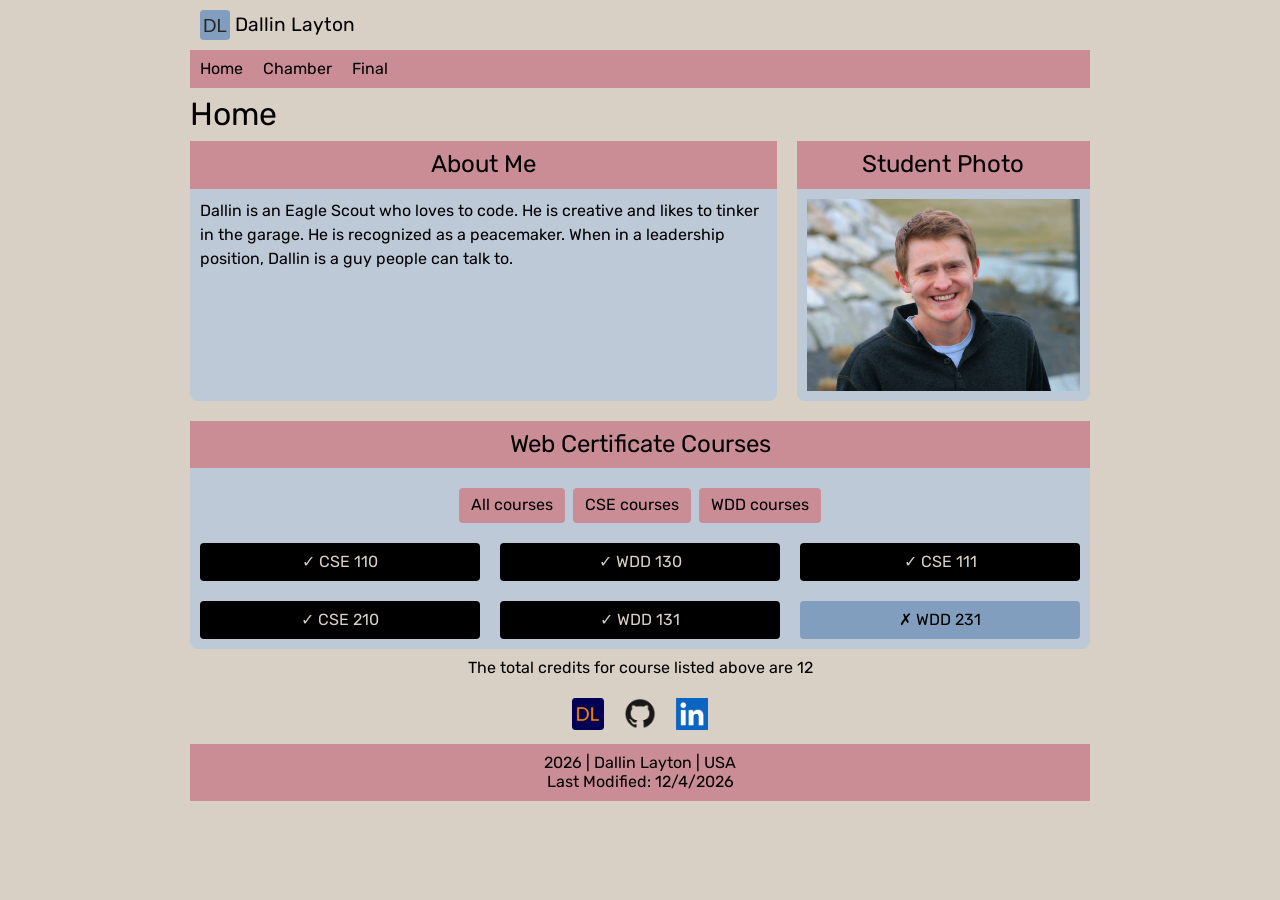
<file: index.html>
<!DOCTYPE html>
<html lang="en">
<head>
    <meta charset="UTF-8">
    <meta name="viewport" content="width=device-width, initial-scale=1.0">
    <title>Document</title>
    <meta name="description" content="Home page for wdd231, a page listing courses and information about Dallin Layton">
    <meta name="author" content="Dallin Layton">

    <script src="scripts/navigation.js" defer></script>
    <script src="scripts/getdates.js" defer></script>
    <script src="scripts/courses.js" defer></script>

    <link rel="stylesheet" href="styles/normalize.css">
    <link rel="stylesheet" href="styles/small.css">
    <link rel="stylesheet" href="styles/larger.css">

    <link rel="icon" href="favicon.ico">

    <!-- google fonts -->
    <link rel="preconnect" href="https://fonts.googleapis.com">
    <link rel="preconnect" href="https://fonts.gstatic.com" crossorigin>
    <link href="https://fonts.googleapis.com/css2?family=Rubik:ital,wght@0,300..900;1,300..900&display=swap" rel="stylesheet">

    <!-- facebook meta -->
    <meta property="og:title" content="Dallin Layton">
    <meta property="og:description" content="Home page for educational content related to Dallin Layton">
        <meta property="og:image" content="images/profile.webp">
    <meta property="og:url" content="https://hyrumdrums.github.io/wdd231/index.html">
</head>
<body>
    <header>
        <img src="images/dallinlaytonlogo.svg" alt="Site Logo" width="35" height="35">
        <span>Dallin Layton</span>
        <button id="ham-btn" class="hamburger"></button>
    </header>
    <nav id="nav-bar" class="navigation">
        <ul>
          <li class="current"><a href="index.html">Home</a></li>
          <li><a href="chamber/index.html">Chamber</a></li>
          <li><a href="final/index.html">Final</a></li>
        </ul>
    </nav>
    <main>
        <h1>Home</h1>
        <div class="two-column">
            <section class="card">
                <h2>About Me</h2>
                <p>Dallin is an Eagle Scout who loves to code. He is creative and likes to tinker in the garage. He is recognized as a peacemaker. When in a leadership position, Dallin is a guy people can talk to.</p>
            </section>
            <section class="card">
                <h2>Student Photo</h2>
                <img src="images/profile.webp" alt="Dallin Layton" width="200" height="200">
            </section>
        </div>
        <section class="card">
            <h2>Web Certificate Courses</h2>
            <div id="course_filters"></div>
            <div id="course_list"></div>
        </section>
        <div class="note">The total credits for course listed above are <span id="course_credits">2</span></div>
        <div class="social-links">
            <a href="https://www.dallinlayton.com/" title="Personal Website">
                <img src="images/dallinlaytonlogo.png" alt="dallinlayton.com" width="32" height="32">
            </a>
            <a href="https://github.com/Hyrumdrums" title="GitHub">
                <img src="images/github.png" alt="GitHub" width="32" height="32">
            </a>
            <a href="https://www.linkedin.com/in/dallin-layton-652031115/" title="LinkedIn">
                <img src="images/linkedin.png" alt="LinkedIn" width="32" height="32">
            </a>
        </div>
        <dialog id="course-details"></dialog>
    </main>
    <footer>
        <p><span id="currentYear"></span> | Dallin Layton | USA</p>
        <p id="lastModified"></p>
    </footer>
</body>
</html>
</file>
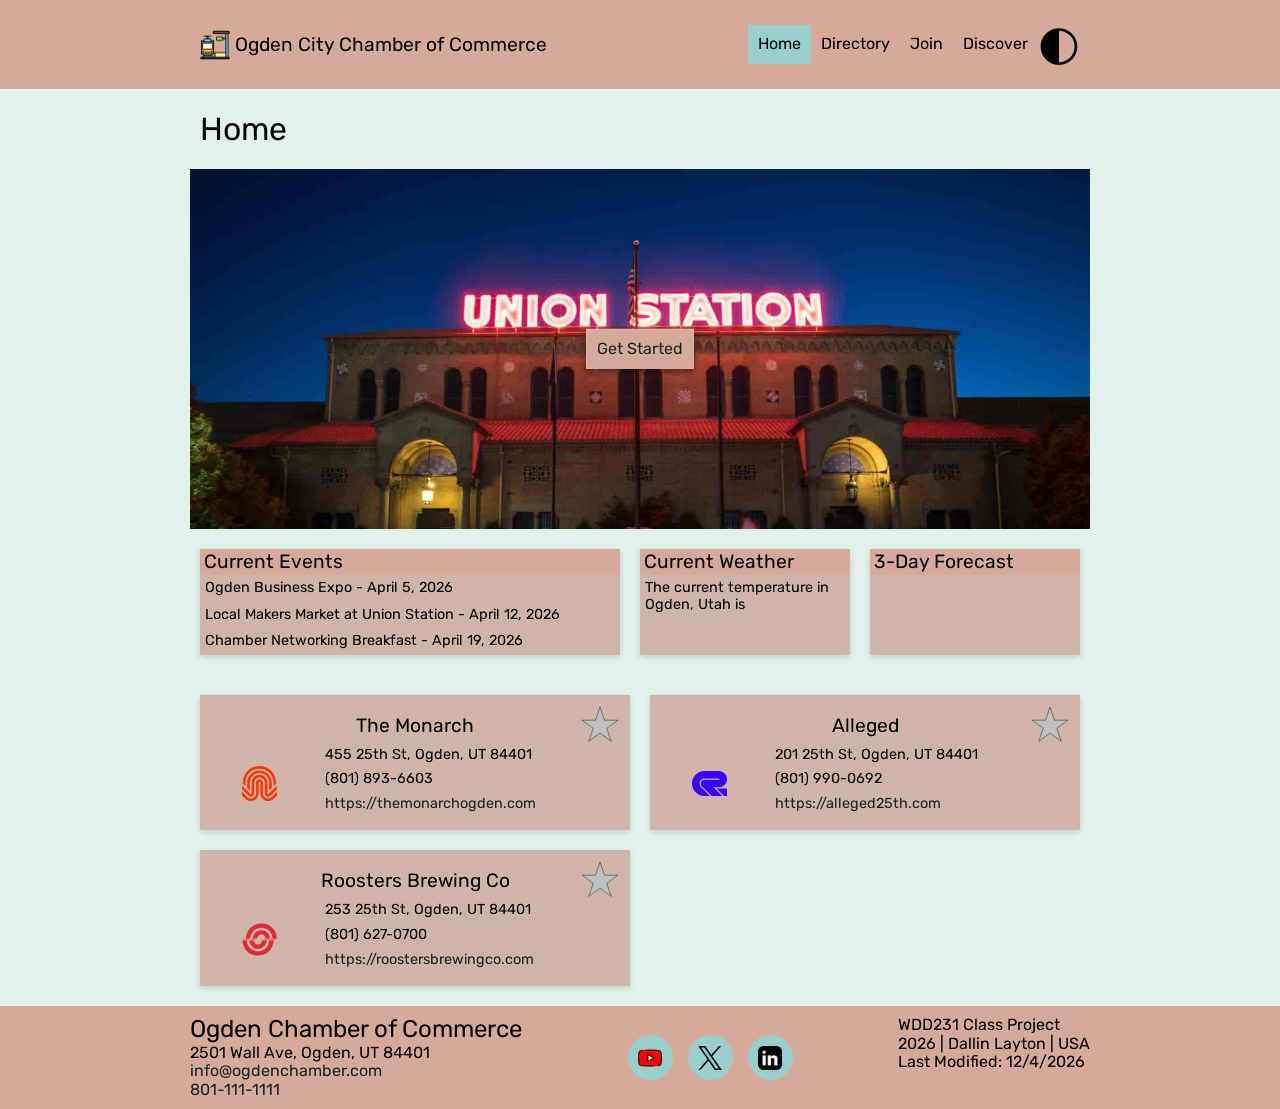
<file: chamber/index.html>
<!DOCTYPE html>
<html lang="en">
<head>
    <meta charset="UTF-8">
    <meta name="viewport" content="width=device-width, initial-scale=1.0">
    <title>Ogden City Chamber of Commerce Home Page</title>
    <meta name="description" content="Home Page of the Chamber of Commerce for Ogden City, including contact information and business listings.">
    <meta name="author" content="Dallin Layton">

    <link rel="stylesheet" href="../styles/normalize.css">
    <link rel="stylesheet" href="styles/small.css">
    <link rel="stylesheet" href="styles/larger.css">

    <!-- google fonts -->
    <link rel="preconnect" href="https://fonts.googleapis.com">
    <link rel="preconnect" href="https://fonts.gstatic.com" crossorigin>
    <link href="https://fonts.googleapis.com/css2?family=Rubik:ital,wght@0,300..900;1,300..900&display=swap" rel="stylesheet">

    <!-- facebook meta -->
    <meta property="og:title" content="Ogden City Chamber of Commerce Home Page">
    <meta property="og:description" content="Home Page of the Chamber of Commerce of the City of Ogden, including contact information and business listings.">
    <meta property="og:image" content="https://hyrumdrums.github.io/wdd231/chamber/images/unionstation.webp">
    <meta property="og:url" content="https://hyrumdrums.github.io/wdd231/chamber/index.html">

    <script src="../scripts/getdates.js" defer></script>
    <script src="scripts/navigation.js" defer></script>
    <script src="scripts/weather.js" defer></script>
    <script src="scripts/highlight.js" type="module"></script>

    <link rel="icon" href="favicon.ico">
</head>
<body>
    <header>
        <div>
            <img src="images/logo.png" alt="Site Logo" width="35" height="35">
            <span>Ogden City Chamber of Commerce</span>
            <button id="dark-toggle">&#9680;</button>
            <button id="ham-btn" class="hamburger" aria-label="Toggle Navigation"></button>
            <nav id="nav-bar" class="navigation">
                <ul>
                    <li class="current">Home</li>
                    <li><a href="directory.html">Directory</a></li>
                    <li><a href="./join.html">Join</a></li>
                    <li><a href="discover.html">Discover</a></li>
                </ul>
            </nav>
        </div>
    </header>
    <main>
        <h1>Home</h1>
        <div class="hero-container">
            <img class="hero" src="images/union-station.jpg" alt="Ogden Union Station">
            <a href="cta.html" class="cta-button">Get Started</a>
        </div>
        <div class="weather-row">
            <section class="basic-card current-events">
                <h2>Current Events</h2>
                <div id="events">
                    <p>Ogden Business Expo - April 5, 2026</p>
                    <p>Local Makers Market at Union Station - April 12, 2026</p>
                    <p>Chamber Networking Breakfast - April 19, 2026</p>
                </div>
            </section>
            <section class="basic-card weather">
                <h2>Current Weather</h2>
                <p>The current temperature in Ogden, Utah is <span id="current-temp"></span></p>
                <figure id="weather-figure">
                </figure>
            </section>
            <section class="basic-card forecast">
                <h2>3-Day Forecast</h2>
                <div id="forecast"></div>
            </section>
        </div>
        <div id="member-highlights" class="highlights">
        </div>
    </main>
    <footer>
        <div class="three-column">
            <div class="contact-info">
                <h2>Ogden Chamber of Commerce</h2>
                <p>2501 Wall Ave, Ogden, UT 84401</p>
                <!-- mailto -->
                <p><a href="mailto:info@ogdenchamber.com">info@ogdenchamber.com</a></p>
                <p><a href="tel:801-111-1111">801-111-1111</a></p>
            </div>
            <div class="social">
                <a href="https://youtube.com" target="_blank" class="social-btn">
                    <img src="images/youtube.png" alt="YouTube">
                </a>
                <a href="https://x.com" target="_blank" class="social-btn">
                    <img src="images/x-twitter.png" alt="X social network">
                </a>
                <a href="https://linkedin.com" target="_blank" class="social-btn">
                    <img src="images/linkedin-square-icon.png" alt="LinkedIn">
                </a>
            </div>
            <div class="class-project">
                <p>WDD231 Class Project</p>
                <p><span id="currentYear"></span> | Dallin Layton | USA</p>
                <p id="lastModified"></p>
            </div>
        </div>
    </footer>
</body>
</html>
</file>
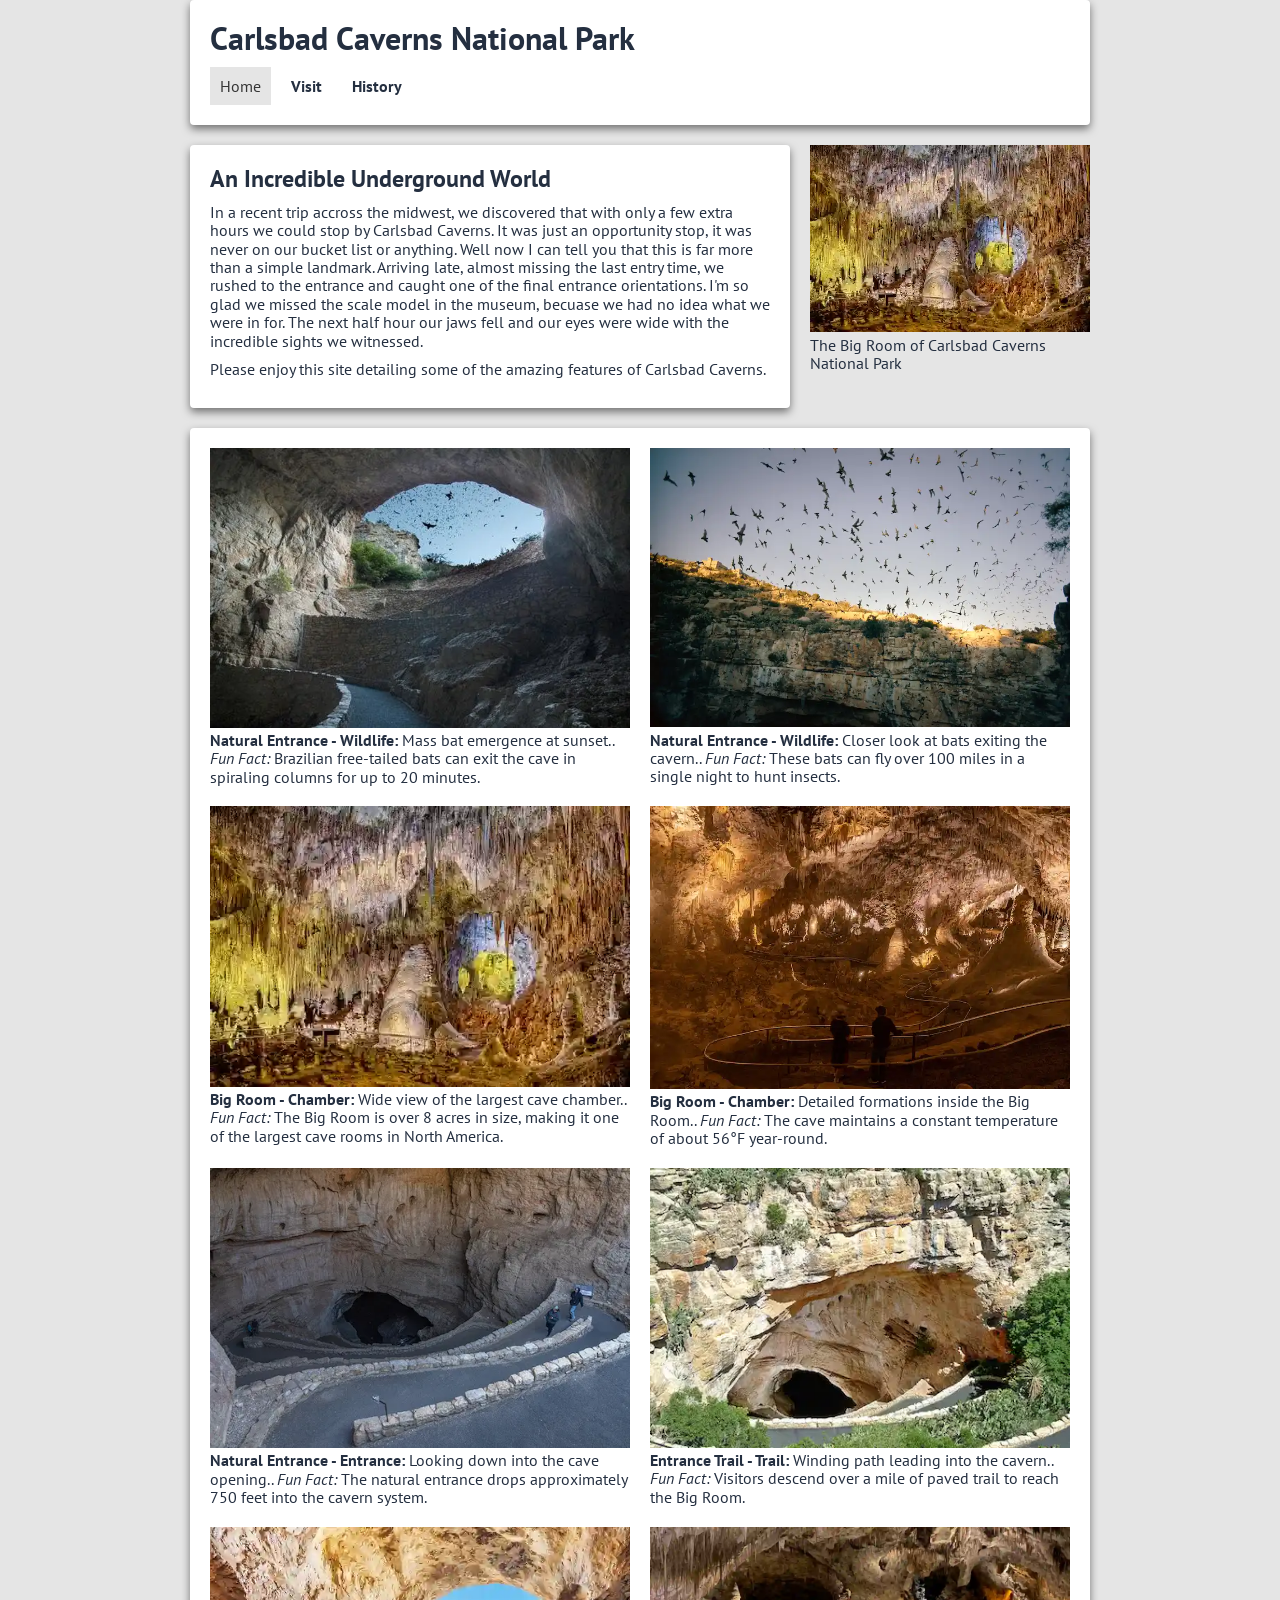
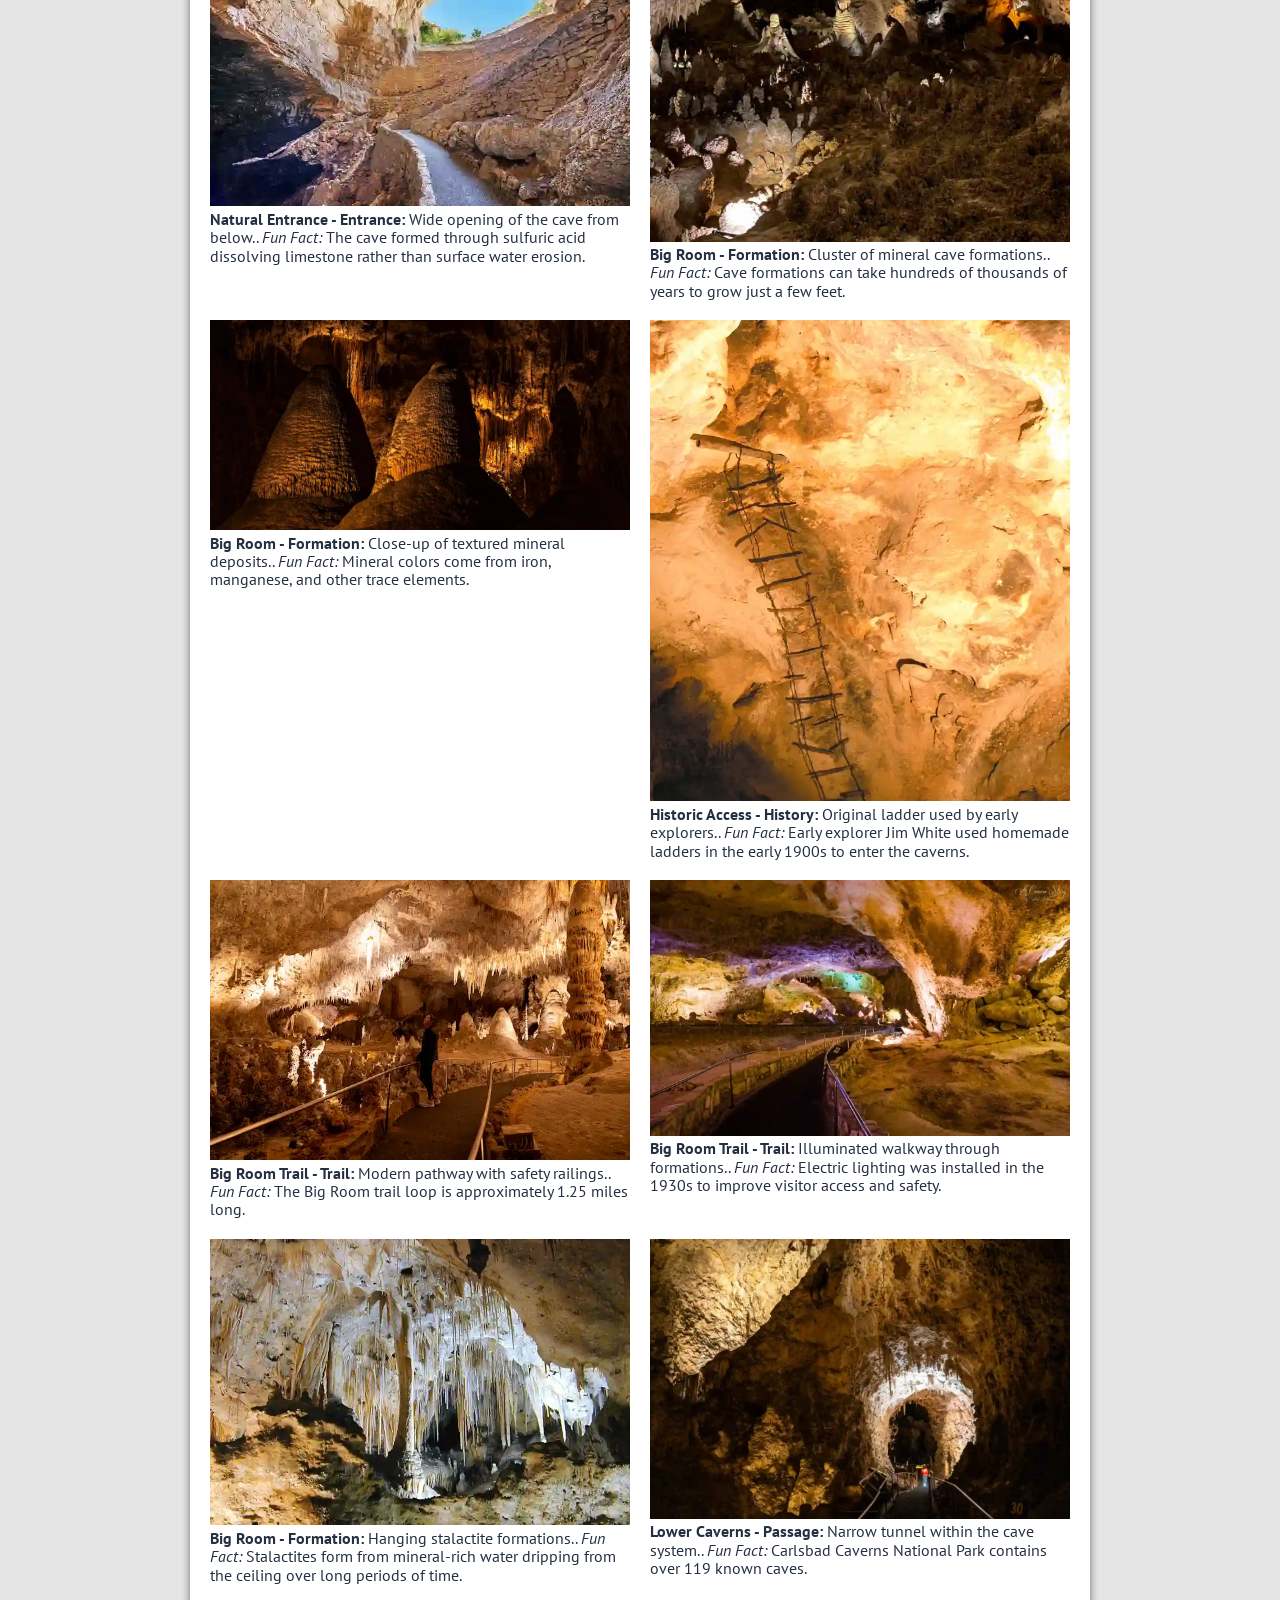
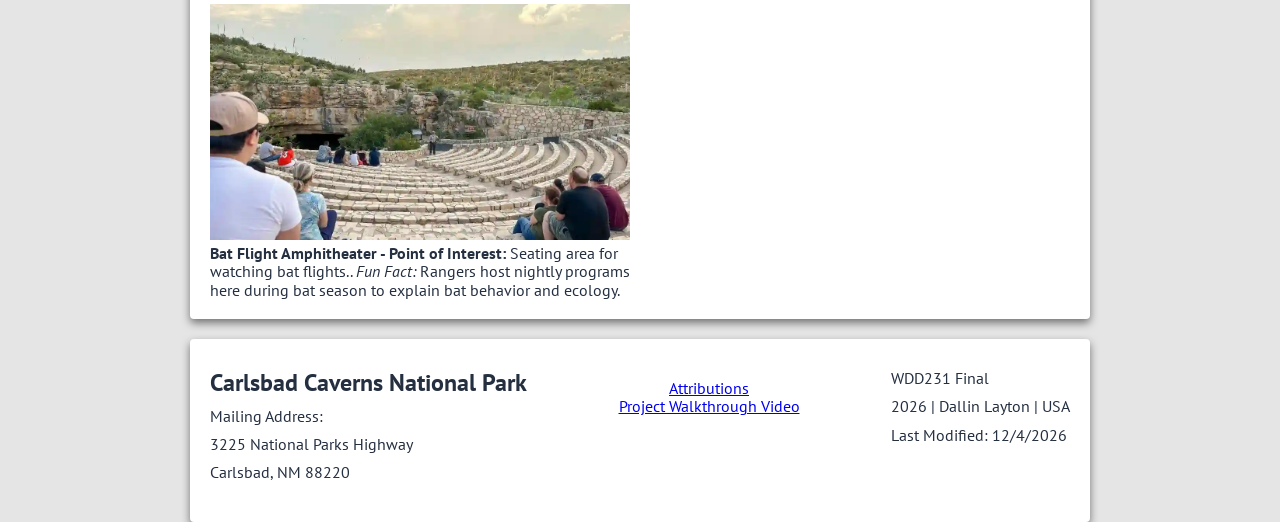
<file: final/index.html>
<!DOCTYPE html>
<html lang="en">
<head>
    <meta charset="UTF-8">
    <meta name="viewport" content="width=device-width, initial-scale=1.0">
    <title>Carlsbad Caverns National Park - Deep Exploration</title>
    <meta name="description" content="Experience the immense scale of Carlsbad Caverns National Park. Discover the unforgettable experience of visiting these underground wonders in New Mexico.">
    <meta name="author" content="Dallin Layton">

    <link rel="stylesheet" href="../styles/normalize.css">
    <link rel="stylesheet" href="styles/base.css">
    <link rel="stylesheet" href="styles/small.css">
    <link rel="stylesheet" href="styles/large.css">

    <!-- google fonts -->
    <link rel="preconnect" href="https://fonts.googleapis.com">
    <link rel="preconnect" href="https://fonts.gstatic.com" crossorigin>
    <link href="https://fonts.googleapis.com/css2?family=PT+Sans:ital,wght@0,400;0,700;1,400;1,700&display=swap" rel="stylesheet">

    <!-- facebook meta -->
    <meta property="og:title" content="Carlsbad Caverns National Park - Deep Exploration">
    <meta property="og:description" content="Experience the immense scale of Carlsbad Caverns National Park. Discover the unforgettable experience of visiting these underground wonders in New Mexico.">
    <meta property="og:image" content="https://hyrumdrums.github.io/wdd231/final/images/big-room-1.webp">
    <meta property="og:url" content="https://hyrumdrums.github.io/wdd231/final/index.html">

    <!-- scripts -->
    <script src="scripts/getdates.js" defer></script>
    <script src="scripts/navigation.js" defer></script>
    <script src="scripts/gallery.mjs" type="module"></script>

    <link rel="icon" href="favicon.ico">
</head>
<body>
    <header>
        <div>
            <h1>Carlsbad Caverns National Park</h1>
            <button id="ham-btn" class="hamburger" aria-label="Toggle Navigation"></button>
            <nav id="nav-bar" class="navigation">
                <ul>
                    <li class="current">Home</li>
                    <li><a href="visit.html">Visit</a></li>
                    <li><a href="history.html">History</a></li>
                </ul>
            </nav>
        </div>
    </header>
    <main>
        <div class="top-content">
            <section class="intro">
                <h2>An Incredible Underground World</h2>
                <p>In a recent trip accross the midwest, we discovered that with only a few extra hours we could stop by Carlsbad Caverns. It was just an opportunity stop, it was never on our bucket list or anything. Well now I can tell you that this is far more than a simple landmark. Arriving late, almost missing the last entry time, we rushed to the entrance and caught one of the final entrance orientations. I'm so glad we missed the scale model in the museum, becuase we had no idea what we were in for. The next half hour our jaws fell and our eyes were wide with the incredible sights we witnessed.</p>
                <p>Please enjoy this site detailing some of the amazing features of Carlsbad Caverns.</p>
            </section>
            <aside class="main-image">
                <figure>
                    <img src="images/cave/big-room-1.webp" alt="The Big Room of Carlsbad Caverns National Park">
                    <figcaption>The Big Room of Carlsbad Caverns National Park</figcaption>
                </figure>
            </aside>
        </div>
        <section class="gallery">
            <figure class="skeleton">
                <div class="skeleton-img"></div>
                <figcaption class="skeleton-text">Loading amazing cave formations...</figcaption>
            </figure>
            <figure class="skeleton">
                <div class="skeleton-img"></div>
                <figcaption class="skeleton-text">Loading spectacular underground views...</figcaption>
            </figure>
            <figure class="skeleton">
                <div class="skeleton-img"></div>
                <figcaption class="skeleton-text">Loading incredible wildlife moments...</figcaption>
            </figure>
            <figure class="skeleton">
                <div class="skeleton-img"></div>
                <figcaption class="skeleton-text">Loading historic cave features...</figcaption>
            </figure>
        </section>
    </main>
    <footer>
        <div class="three-column">
            <div class="contact-info">
                <h2>Carlsbad Caverns National Park</h2>
                <p>Mailing Address:</p>
                <p>3225 National Parks Highway</p>
                <p>Carlsbad, NM 88220</p>
            </div>
            <div class="center-links">
                <a href="attributions.html">Attributions</a>
                <a href="https://www.loom.com/share/d11cad2d65124373924cf22be6175a9a">Project Walkthrough Video</a>
            </div>
            <div class="class-project">
                <p>WDD231 Final</p>
                <p><span id="currentYear"></span> | Dallin Layton | USA</p>
                <p id="lastModified"></p>
            </div>
        </div>
    </footer>
</body>
</html>
</file>
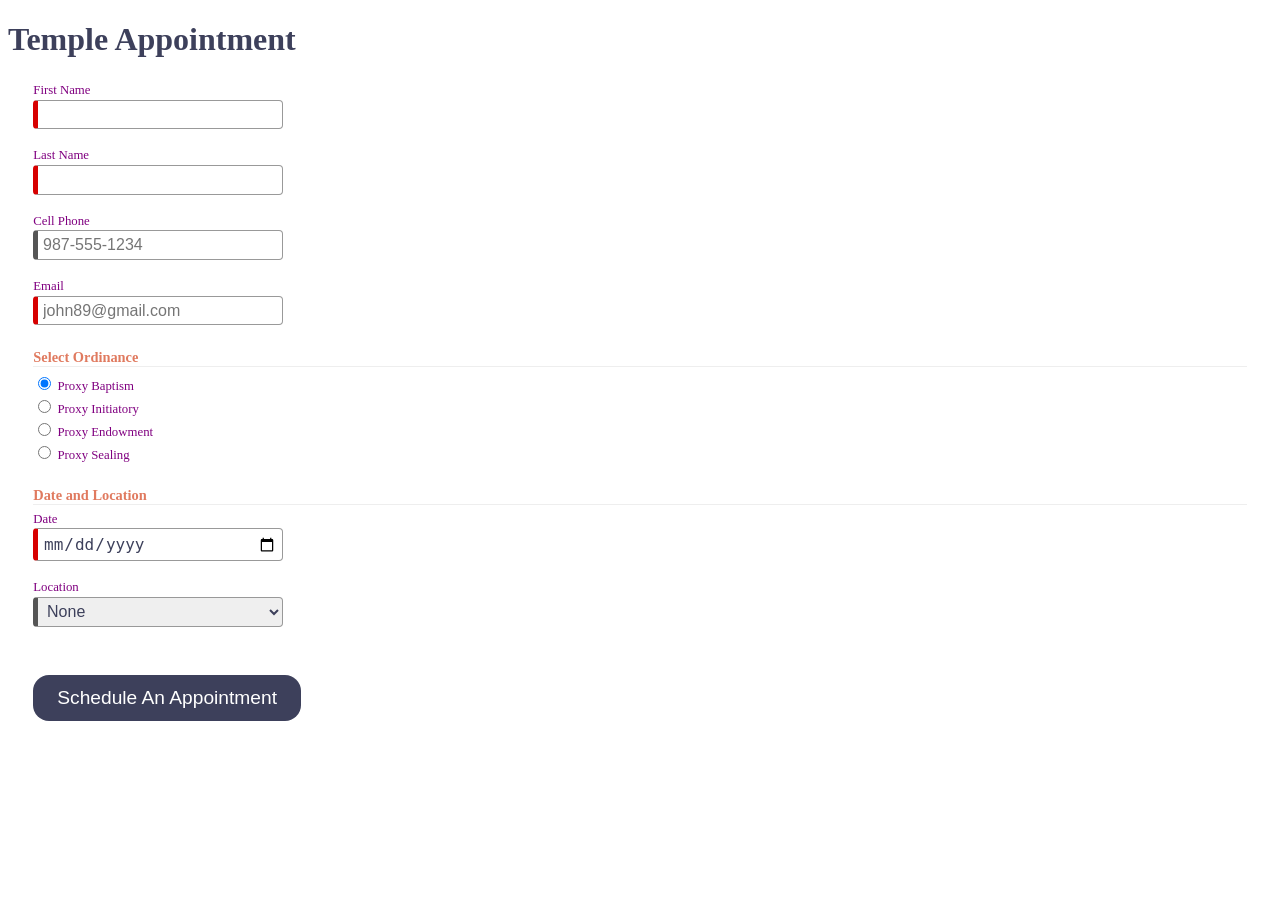
<file: startHere/index.html>
<!DOCTYPE html>
<html lang="en">

<head>
  <meta charset="UTF-8">
  <meta name="viewport" content="width=device-width, initial-scale=1.0">
  <meta name="description" content="Web Lab Start File">
  <meta name="author" content="Paul Cheney">

  <link rel="stylesheet" href="styles/small.css">
  <link rel="stylesheet" href="styles/large.css">

  <title>Web Lab Start File</title>
</head>

<body>

  <main>
    <h1>Temple Appointment</h1>

    <form method="GET" action="thanks.html" class="designOne">
      <label>First Name <input type="text" name="first" required autocomplete="given-name" title="Your First Name"></label>
        <label>Last Name <input type="text" name="last" required autocomplete="family-name" title="Your Last Name"></label>
        <label>Cell Phone <input type="tel" name="phone"  autocomplete="tel" title="A Phone Number with dashes" placeholder="987-555-1234" ></label>
        <label>Email <input type="email" name="email" required placeholder="john89@gmail.com"  title="Your Email" autocomplete="email"></label>
  

        <h3>Select Ordinance</h3>
        <label><input type="radio" name="ordinance" value="Baptism" checked> Proxy Baptism</label>
        <label><input type="radio" name="ordinance" value="Initiatory"> Proxy Initiatory</label>
        <label><input type="radio" name="ordinance" value="Endowment"> Proxy Endowment</label>
        <label><input type="radio" name="ordinance" value="Sealing"> Proxy Sealing</label>

        
        <h3>Date and Location</h3>
        <label>Date <input type="date" name="date" required></label>

        <label>Location
          <select name="location" required>
            <option value="">None</option>
            <option value="Payson">Payson</option>
            <option value="Orem">Orem</option>
            <option value="Provo City Center">Provo City Center</option>
        </label>

        <input type="submit" value="Schedule An Appointment">
    </form>

    
  </main>

</body>
</html>
</file>
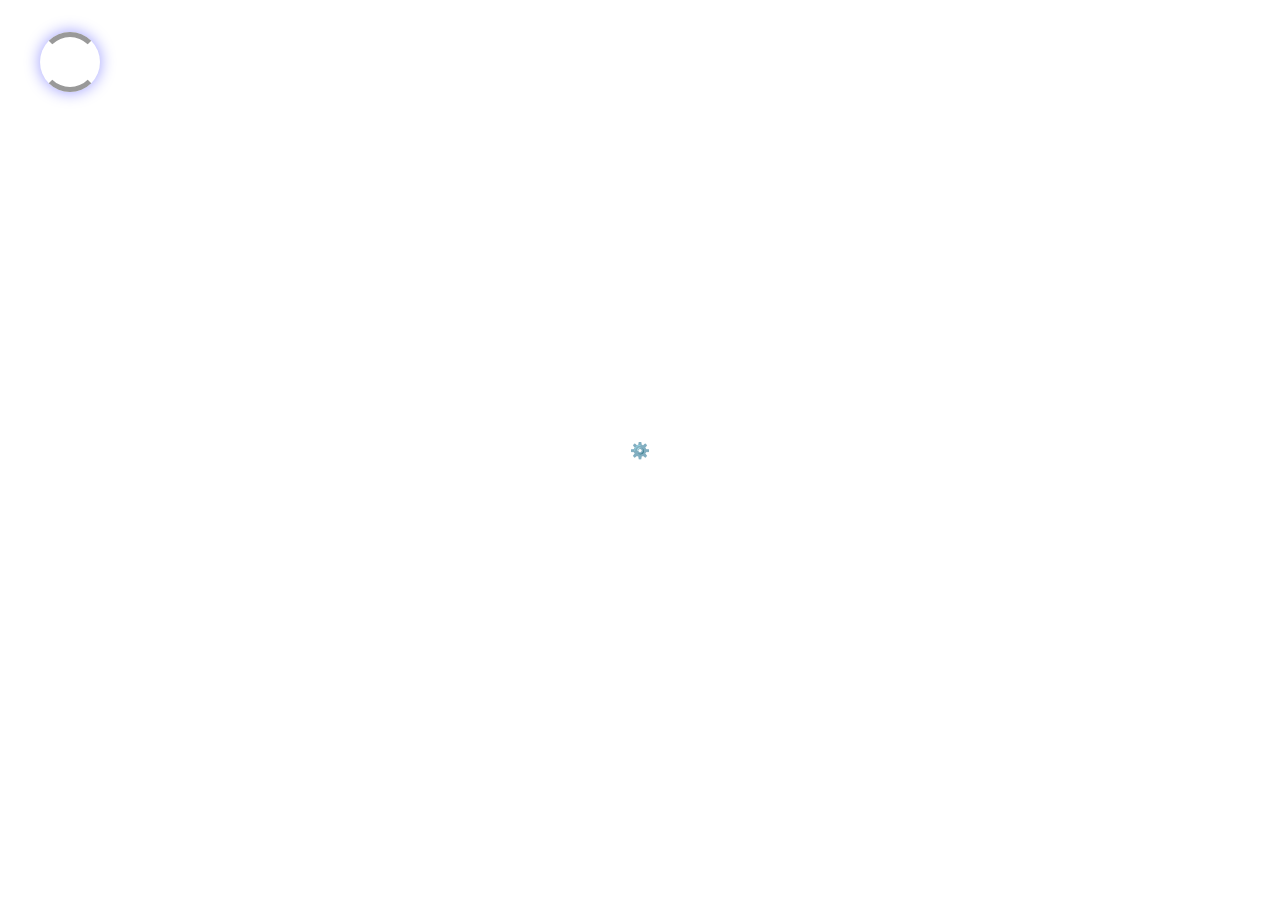
<file: animation.html>
<!DOCTYPE html>
<html lang="en">
<head>
    <meta charset="UTF-8">
    <meta name="viewport" content="width=device-width, initial-scale=1.0">
    <title>Document</title>

    <style>
        #loader {
            margin: 2rem;
            width: 50px;
            height: 50px;
            border: 5px solid transparent;
            border-color: #999 transparent #999 transparent;
            border-radius: 50%;
            animation: spin 1.5s linear infinite;
            box-shadow: 0 0 1rem rgb(0 0 255 / 40%);
        }

        #loader::after {
            content: '⚙️';
            position: absolute;
            top: 50%;
            left: 50%;
            transform: translate(-50%, -50%);
            animation: pulse 1.5s ease-in-out infinite;
        }

        @keyframes spin {
            100% {transform: rotate(360deg);}
        }

        @keyframes puls {
            0%, 100% { transform: translate(-50%, -50%) scale(1);}
            50% {transform: translate(-50%, -50%) scale(1.25);}
        }

        .loader-t {
            transition: spin 1.5s linear infinite;
        }
                
        .loader-t::after {
            transform: translate(-50%, -50%) scale(0);
            transition: transform 1.5s ease-in-out;
            font-size: 2rem;
        }
                
        .loader-t:hover {
            transform: rotate(360deg);
        }
                
        .loader-t:hover::after {
            transform: translate(-50%, -50%) scale(1.5);
        }
    </style>
</head>
<body>
    <div id="loader"></div>
    <div id="loader-t"></div>
</body>
</html>
</file>
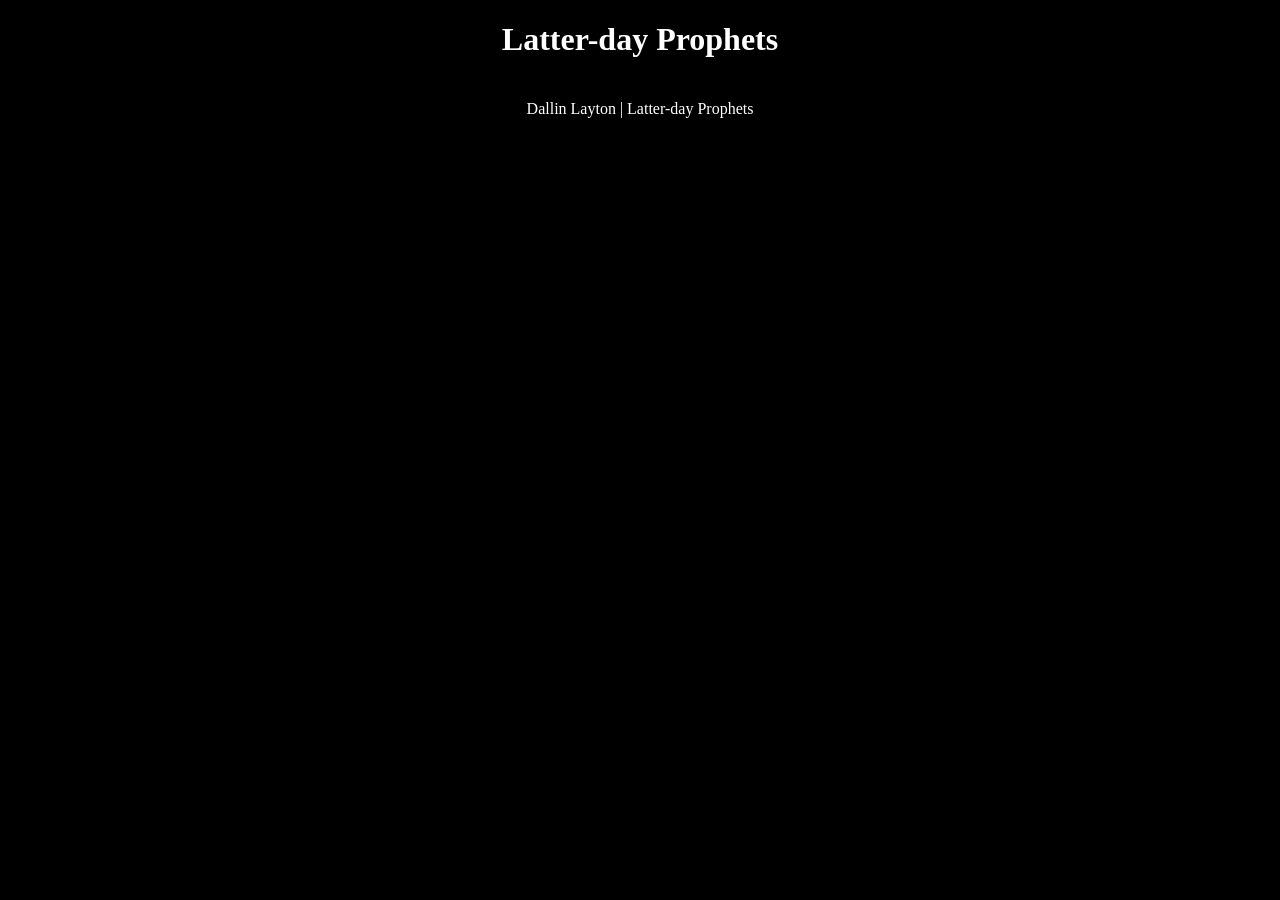
<file: prophets.html>
<!DOCTYPE html>
<html lang="en">
<head>
    <meta charset="UTF-8">
    <meta name="viewport" content="width=device-width, initial-scale=1.0">
    <title>Prophets</title>
    <meta name="description" content="A page listing the past and living prophets of the church of Jesus Christ of Latter-day Saints">
    <meta name="author" content="Dallin Layton">

    <link rel="stylesheet" href="styles/normalize.css">
    <link rel="stylesheet" href="styles/prophets.css">

    <script src="scripts/prophets.js" defer></script>
</head>
<body>
    <header>
        <h1>Latter-day Prophets</h1>
    </header>
    <main>
        <div id="cards"></div>
    </main>
    <footer>
        Dallin Layton | Latter-day Prophets
    </footer>
</body>
</html>
</file>
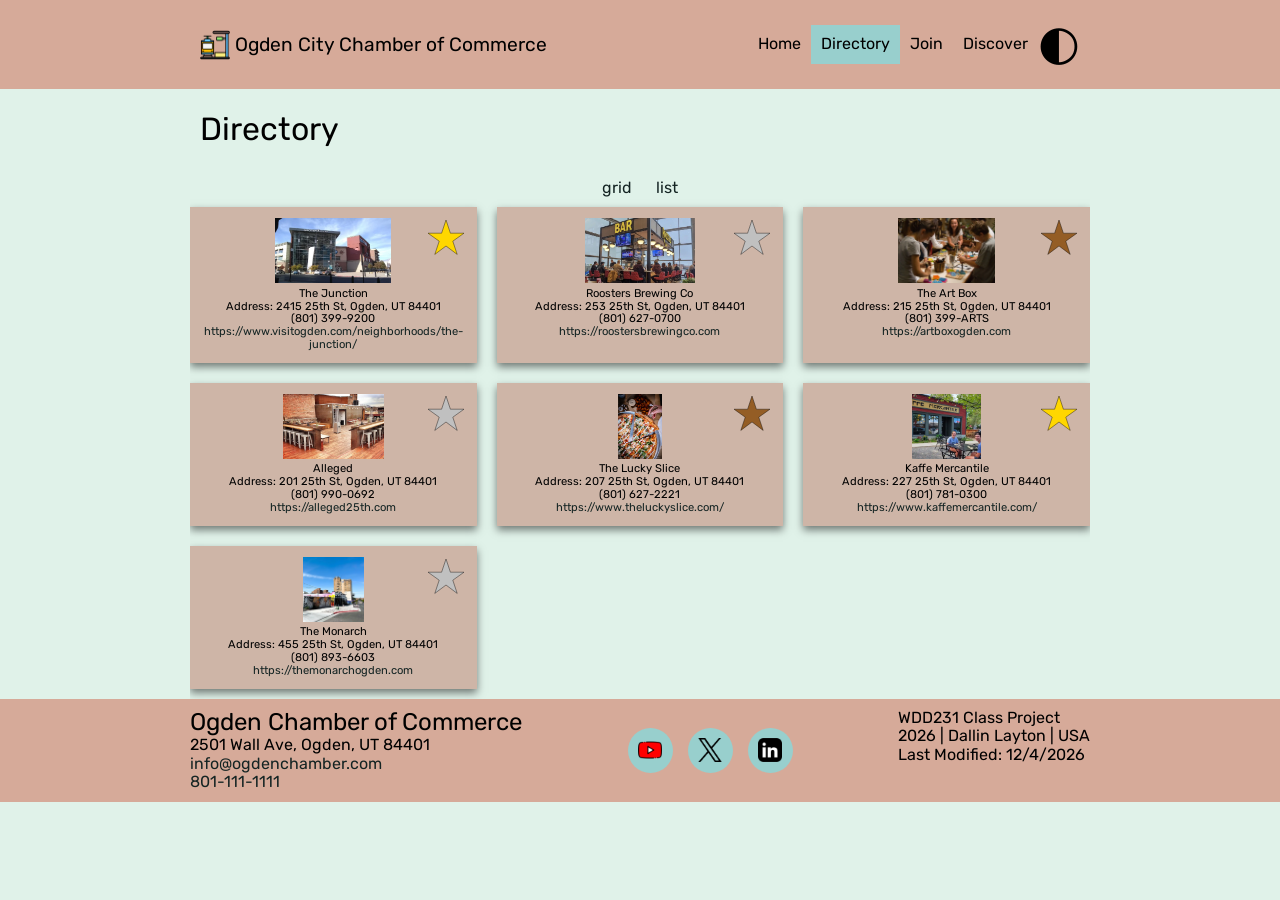
<file: chamber/directory.html>
<!DOCTYPE html>
<html lang="en">
<head>
    <meta charset="UTF-8">
    <meta name="viewport" content="width=device-width, initial-scale=1.0">
    <title>Directory</title>
    <meta name="description" content="Directory of the Chamber of Commerce for Ogden City, including contact information and business listings.">
    <meta name="author" content="Dallin Layton">

    <link rel="stylesheet" href="../styles/normalize.css">
    <link rel="stylesheet" href="styles/small.css">
    <link rel="stylesheet" href="styles/larger.css">

    <!-- google fonts -->
    <link rel="preconnect" href="https://fonts.googleapis.com">
    <link rel="preconnect" href="https://fonts.gstatic.com" crossorigin>
    <link href="https://fonts.googleapis.com/css2?family=Rubik:ital,wght@0,300..900;1,300..900&display=swap" rel="stylesheet">
    <!-- facebook meta -->
    <meta property="og:title" content="Ogden City Chamber of Commerce Directory">
    <meta property="og:description" content="Directory of the Chamber of Commerce of the City of Ogden, including contact information and business listings.">
    <meta property="og:image" content="https://hyrumdrums.github.io/wdd231/chamber/images/unionstation.webp">
    <meta property="og:url" content="https://hyrumdrums.github.io/wdd231/chamber/directory.html">

    <script src="../scripts/getdates.js" defer></script>
    <script src="scripts/navigation.js" defer></script>
    <script src="scripts/directory.js" type="module" defer></script>

    <link rel="icon" href="favicon.ico"/>
</head>
<body>
    <header>
        <div>
            <img src="images/logo.png" alt="Site Logo" width="35" height="35">
            <span>Ogden City Chamber of Commerce</span>
            <button id="dark-toggle">&#9680;</button>
            <button id="ham-btn" class="hamburger" aria-label="Toggle Navigation"></button>
            <nav id="nav-bar" class="navigation">
                <ul>
                    <li><a href="./index.html">Home</a></li>
                    <li class="current">Directory</li>
                    <li><a href="./join.html">Join</a></li>
                    <li><a href="discover.html">Discover</a></li>
                </ul>
            </nav>
        </div>
    </header>
    <main>
        <h1>Directory</h1>
        <div class="view-toggle">
            <a id="grid-view" href="#">grid</a>
            <a id="list-view" href="#">list</a>
        </div>
        <div id="cards"></div>
    </main>
    <footer>
        <div class="three-column">
            <div class="contact-info">
                <h2>Ogden Chamber of Commerce</h2>
                <p>2501 Wall Ave, Ogden, UT 84401</p>
                <!-- mailto -->
                <p><a href="mailto:info@ogdenchamber.com">info@ogdenchamber.com</a></p>
                <p><a href="tel:801-111-1111">801-111-1111</a></p>
            </div>
            <div class="social">
                <a href="https://youtube.com" target="_blank" class="social-btn">
                    <img src="images/youtube.png" alt="YouTube">
                </a>
                <a href="https://x.com" target="_blank" class="social-btn">
                    <img src="images/x-twitter.png" alt="X social network">
                </a>
                <a href="https://linkedin.com" target="_blank" class="social-btn">
                    <img src="images/linkedin-square-icon.png" alt="LinkedIn">
                </a>
            </div>
            <div class="class-project">
                <p>WDD231 Class Project</p>
                <p><span id="currentYear"></span> | Dallin Layton | USA</p>
                <p id="lastModified"></p>
            </div>
        </div>
    </footer>
</body>
</html>
</file>
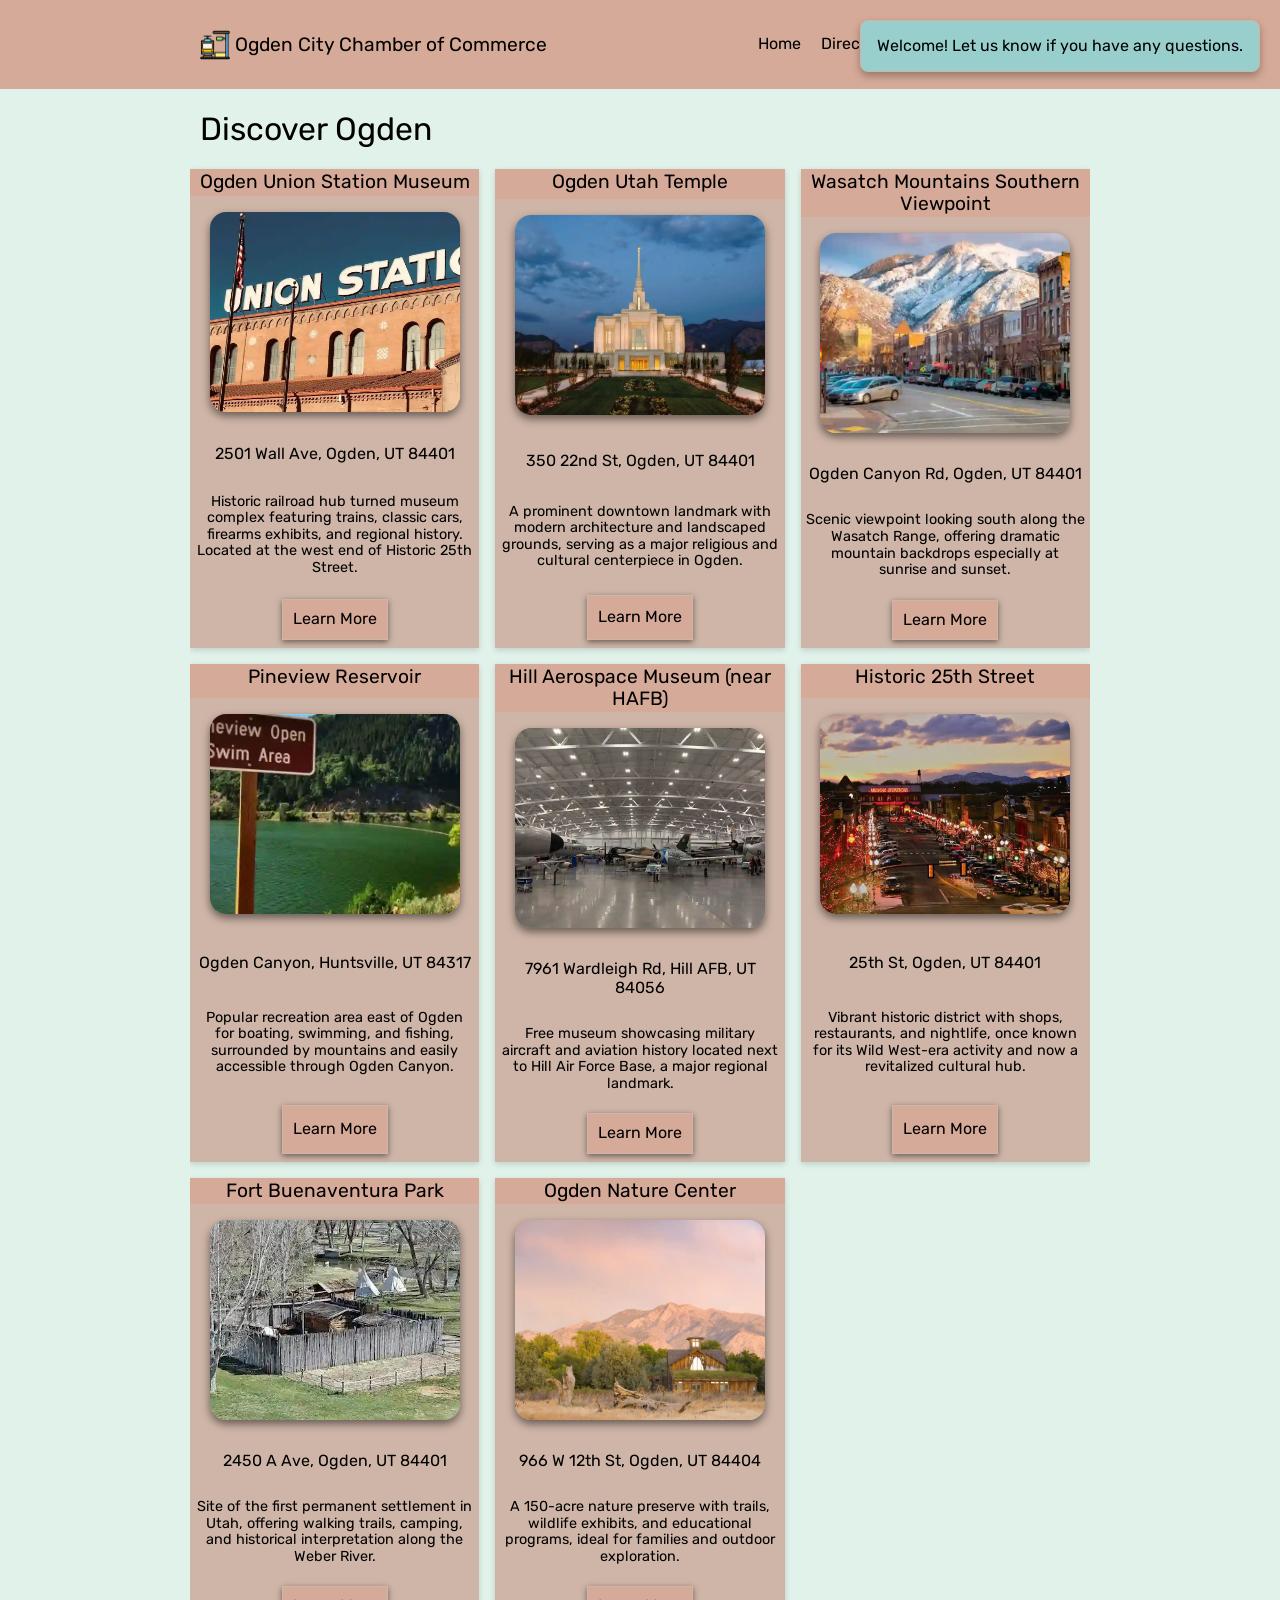
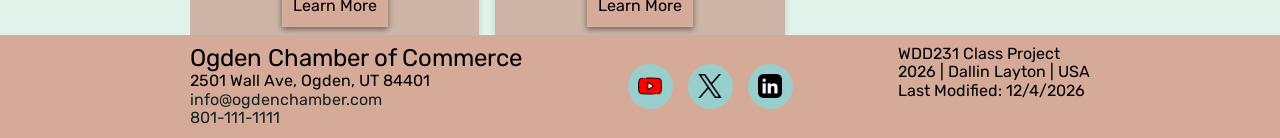
<file: chamber/discover.html>
<!DOCTYPE html>
<html lang="en">
<head>
    <meta charset="UTF-8">
    <meta name="viewport" content="width=device-width, initial-scale=1.0">
    <title>Discover Ogden - Chamber of Commerce</title>
    <meta name="description" content="Discover points of interest and attractions in Ogden City, Utah.">
    <meta name="author" content="Dallin Layton">

    <link rel="stylesheet" href="../styles/normalize.css">
    <link rel="stylesheet" href="styles/small.css">
    <link rel="stylesheet" href="styles/larger.css">
    <link rel="stylesheet" href="styles/discover.css">

    <!-- google fonts -->
    <link rel="preconnect" href="https://fonts.googleapis.com">
    <link rel="preconnect" href="https://fonts.gstatic.com" crossorigin>
    <link href="https://fonts.googleapis.com/css2?family=Rubik:ital,wght@0,300..900;1,300..900&display=swap" rel="stylesheet">

    <!-- facebook meta -->
    <meta property="og:title" content="Discover Ogden - Chamber of Commerce">
    <meta property="og:description" content="Discover points of interest and attractions in Ogden City, Utah.">
    <meta property="og:image" content="https://hyrumdrums.github.io/wdd231/chamber/images/unionstation.webp">
    <meta property="og:url" content="https://hyrumdrums.github.io/wdd231/chamber/discover.html">

    <script src="../scripts/getdates.js" defer></script>
    <script src="scripts/navigation.js" defer></script>
    <script src="scripts/discover.mjs" type="module"></script>
    <script src="scripts/lastvisit.mjs" type="module"></script>

    <link rel="icon" href="favicon.ico">
</head>
<body>
    <header>
        <div>
            <img src="images/logo.png" alt="Site Logo" width="35" height="35">
            <span>Ogden City Chamber of Commerce</span>
            <button id="dark-toggle">&#9680;</button>
            <button id="ham-btn" class="hamburger" aria-label="Toggle Navigation"></button>
            <nav id="nav-bar" class="navigation">
                <ul>
                    <li><a href="index.html">Home</a></li>
                    <li><a href="directory.html">Directory</a></li>
                    <li><a href="./join.html">Join</a></li>
                    <li class="current">Discover</li>
                </ul>
            </nav>
        </div>
    </header>
    <main>
        <h1>Discover Ogden</h1>
        <div id="places">
            <div class="skeleton-card"></div>
            <div class="skeleton-card"></div>
        </div>
    </main>
    <footer>
        <div class="three-column">
            <div class="contact-info">
                <h2>Ogden Chamber of Commerce</h2>
                <p>2501 Wall Ave, Ogden, UT 84401</p>
                <!-- mailto -->
                <p><a href="mailto:info@ogdenchamber.com">info@ogdenchamber.com</a></p>
                <p><a href="tel:801-111-1111">801-111-1111</a></p>
            </div>
            <div class="social">
                <a href="https://youtube.com" target="_blank" class="social-btn">
                    <img src="images/youtube.png" alt="YouTube">
                </a>
                <a href="https://x.com" target="_blank" class="social-btn">
                    <img src="images/x-twitter.png" alt="X social network">
                </a>
                <a href="https://linkedin.com" target="_blank" class="social-btn">
                    <img src="images/linkedin-square-icon.png" alt="LinkedIn">
                </a>
            </div>
            <div class="class-project">
                <p>WDD231 Class Project</p>
                <p><span id="currentYear"></span> | Dallin Layton | USA</p>
                <p id="lastModified"></p>
            </div>
        </div>
    </footer>
    <div id="visit-message"></div>
</body>
</html>
</file>
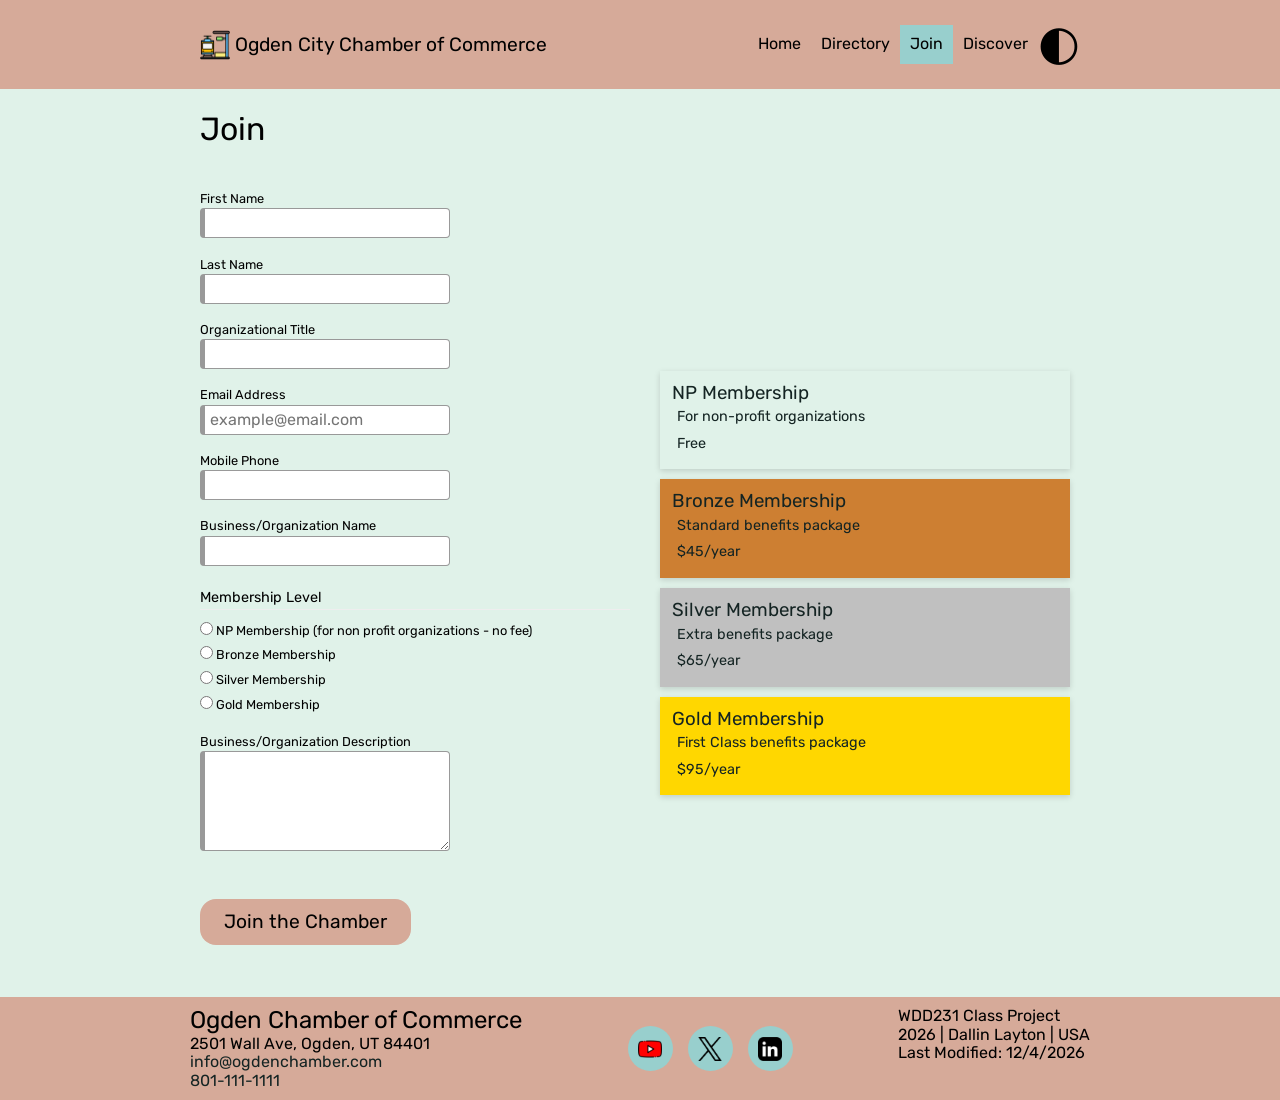
<file: chamber/join.html>
<!DOCTYPE html>
<html lang="en">
<head>
    <meta charset="UTF-8">
    <meta name="viewport" content="width=device-width, initial-scale=1.0">
    <title>Join Ogden Chamber Of Commerce</title>
    <meta name="description" content="Join the Chamber of Commerce for Ogden City and become part of our business community.">
    <meta name="author" content="Dallin Layton">

    <link rel="stylesheet" href="../styles/normalize.css">
    <link rel="stylesheet" href="styles/small.css">
    <link rel="stylesheet" href="styles/larger.css">

    <!-- google fonts -->
    <link rel="preconnect" href="https://fonts.googleapis.com">
    <link rel="preconnect" href="https://fonts.gstatic.com" crossorigin>
    <link href="https://fonts.googleapis.com/css2?family=Rubik:ital,wght@0,300..900;1,300..900&display=swap" rel="stylesheet">
    <!-- facebook meta -->
    <meta property="og:title" content="Join Ogden City Chamber of Commerce">
    <meta property="og:description" content="Join the Chamber of Commerce of the City of Ogden and become part of our business community.">
    <meta property="og:image" content="https://hyrumdrums.github.io/wdd231/chamber/images/unionstation.webp">
    <meta property="og:url" content="https://hyrumdrums.github.io/wdd231/chamber/join.html">

    <script src="../scripts/getdates.js" defer></script>
    <script src="scripts/navigation.js" defer></script>
    <script src="scripts/membership.js" defer></script>

    <link rel="icon" href="favicon.ico"/>
</head>
<body>
    <header>
        <div>
            <img src="images/logo.png" alt="Site Logo" width="35" height="35">
            <span>Ogden City Chamber of Commerce</span>
            <button id="dark-toggle">&#9680;</button>
            <button id="ham-btn" class="hamburger" aria-label="Toggle Navigation"></button>
            <nav id="nav-bar" class="navigation">
                <ul>
                    <li><a href="./index.html">Home</a></li>
                    <li><a href="./directory.html">Directory</a></li>
                    <li class="current">Join</li>
                    <li><a href="discover.html">Discover</a></li>
                </ul>
            </nav>
        </div>
    </header>
    <main>
        <h1>Join</h1>
        <div class="form-container">
            <form method="get" action="thankyou.html">
                <label>First Name <input type="text" name="first" required autocomplete="given-name" title="Your First Name"></label>
                
                <label>Last Name <input type="text" name="last" required autocomplete="family-name" title="Your Last Name"></label>
                
                <label>Organizational Title <input type="text" name="title" title="Your position or title within the organization" autocomplete="organization-title" pattern="[A-Za-z\s\-]{7,}"></label>
                
                <label>Email Address <input type="email" name="email" required autocomplete="email" title="Your email address" placeholder="example@email.com"></label>
                
                <label>Mobile Phone <input type="tel" name="phone" required autocomplete="tel" title="Your mobile phone number"></label>
                
                <label>Business/Organization Name <input type="text" name="organization" required autocomplete="organization" title="Name of your business or organization"></label>
                
                <fieldset>
                    <legend>Membership Level</legend>
                    <label><input type="radio" name="membership" value="np" required> NP Membership (for non profit organizations - no fee)</label>
                    <label><input type="radio" name="membership" value="bronze" required> Bronze Membership</label>
                    <label><input type="radio" name="membership" value="silver" required> Silver Membership</label>
                    <label><input type="radio" name="membership" value="gold" required> Gold Membership</label>
                </fieldset>
                
                <label>Business/Organization Description <textarea name="description" title="Description of your business or organization"></textarea></label>
                
                <input type="hidden" name="timestamp" id="timestamp">
                
                <input type="submit" value="Join the Chamber">
            </form>
            
            <div class="membership-cards">
            </div>
        </div>
        <dialog id="membership-details"></dialog>
    </main>
    <footer>
        <div class="three-column">
            <div class="contact-info">
                <h2>Ogden Chamber of Commerce</h2>
                <p>2501 Wall Ave, Ogden, UT 84401</p>
                <!-- mailto -->
                <p><a href="mailto:info@ogdenchamber.com">info@ogdenchamber.com</a></p>
                <p><a href="tel:801-111-1111">801-111-1111</a></p>
            </div>
            <div class="social">
                <a href="https://youtube.com" target="_blank" class="social-btn">
                    <img src="images/youtube.png" alt="YouTube">
                </a>
                <a href="https://x.com" target="_blank" class="social-btn">
                    <img src="images/x-twitter.png" alt="X social network">
                </a>
                <a href="https://linkedin.com" target="_blank" class="social-btn">
                    <img src="images/linkedin-square-icon.png" alt="LinkedIn">
                </a>
            </div>
            <div class="class-project">
                <p>WDD231 Class Project</p>
                <p><span id="currentYear"></span> | Dallin Layton | USA</p>
                <p id="lastModified"></p>
            </div>
        </div>
    </footer>
</body>
</html>
</file>
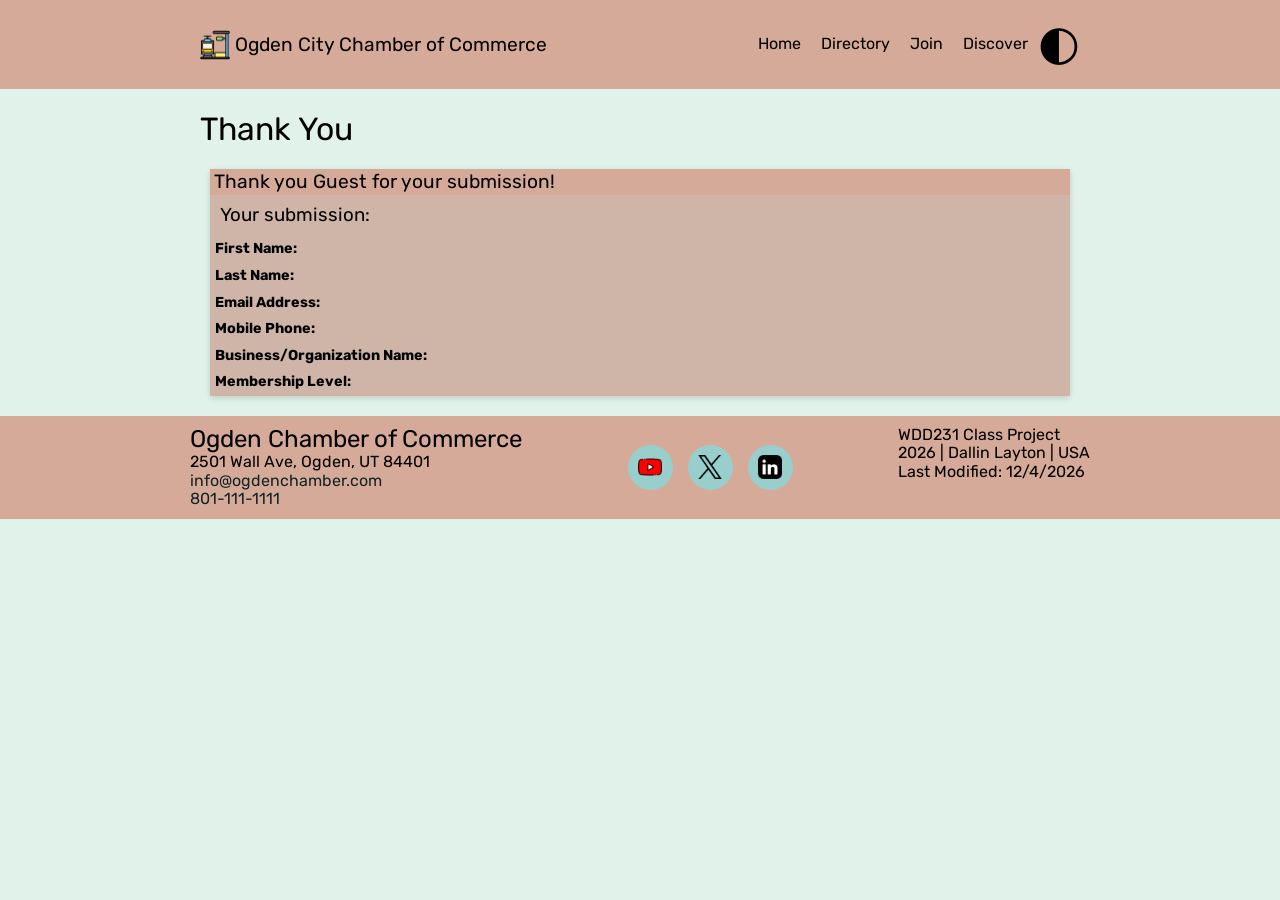
<file: chamber/thankyou.html>
<!DOCTYPE html>
<html lang="en">
<head>
    <meta charset="UTF-8">
    <meta name="viewport" content="width=device-width, initial-scale=1.0">
    <title>Thank You</title>
    <meta name="description" content="Thank you for joining the Chamber of Commerce for Ogden City.">
    <meta name="author" content="Dallin Layton">

    <link rel="stylesheet" href="../styles/normalize.css">
    <link rel="stylesheet" href="styles/small.css">
    <link rel="stylesheet" href="styles/larger.css">

    <!-- google fonts -->
    <link rel="preconnect" href="https://fonts.googleapis.com">
    <link rel="preconnect" href="https://fonts.gstatic.com" crossorigin>
    <link href="https://fonts.googleapis.com/css2?family=Rubik:ital,wght@0,300..900;1,300..900&display=swap" rel="stylesheet">
    <!-- facebook meta -->
    <meta property="og:title" content="Thank You - Ogden City Chamber of Commerce">
    <meta property="og:description" content="Thank you for joining the Chamber of Commerce of the City of Ogden.">
    <meta property="og:image" content="https://hyrumdrums.github.io/wdd231/chamber/images/unionstation.webp">
    <meta property="og:url" content="https://hyrumdrums.github.io/wdd231/chamber/thankyou.html">

    <script src="../scripts/getdates.js" defer></script>
    <script src="scripts/navigation.js" defer></script>
    <script src="scripts/thankyou.js" defer></script>

    <link rel="icon" href="favicon.ico"/>
</head>
<body>
    <header>
        <div>
            <img src="images/logo.png" alt="Site Logo" width="35" height="35">
            <span>Ogden City Chamber of Commerce</span>
            <button id="dark-toggle">&#9680;</button>
            <button id="ham-btn" class="hamburger" aria-label="Toggle Navigation"></button>
            <nav id="nav-bar" class="navigation">
                <ul>
                    <li><a href="./index.html">Home</a></li>
                    <li><a href="./directory.html">Directory</a></li>
                    <li><a href="./join.html">Join</a></li>
                    <li><a href="discover.html">Discover</a></li>
                </ul>
            </nav>
        </div>
    </header>
    <main>
        <h1>Thank You</h1>
        <section class="basic-card solo-card">
            <h2 id="thank-you-message">Thank you for your submission!</h2>
            <div>
                <h3>Your submission:</h3>
                <div id="submission-data"></div>
            </div>
        </section>
    </main>
    <footer>
        <div class="three-column">
            <div class="contact-info">
                <h2>Ogden Chamber of Commerce</h2>
                <p>2501 Wall Ave, Ogden, UT 84401</p>
                <!-- mailto -->
                <p><a href="mailto:info@ogdenchamber.com">info@ogdenchamber.com</a></p>
                <p><a href="tel:801-111-1111">801-111-1111</a></p>
            </div>
            <div class="social">
                <a href="https://youtube.com" target="_blank" class="social-btn">
                    <img src="images/youtube.png" alt="YouTube">
                </a>
                <a href="https://x.com" target="_blank" class="social-btn">
                    <img src="images/x-twitter.png" alt="X social network">
                </a>
                <a href="https://linkedin.com" target="_blank" class="social-btn">
                    <img src="images/linkedin-square-icon.png" alt="LinkedIn">
                </a>
            </div>
            <div class="class-project">
                <p>WDD231 Class Project</p>
                <p><span id="currentYear"></span> | Dallin Layton | USA</p>
                <p id="lastModified"></p>
            </div>
        </div>
    </footer>
</body>
</html>
</file>
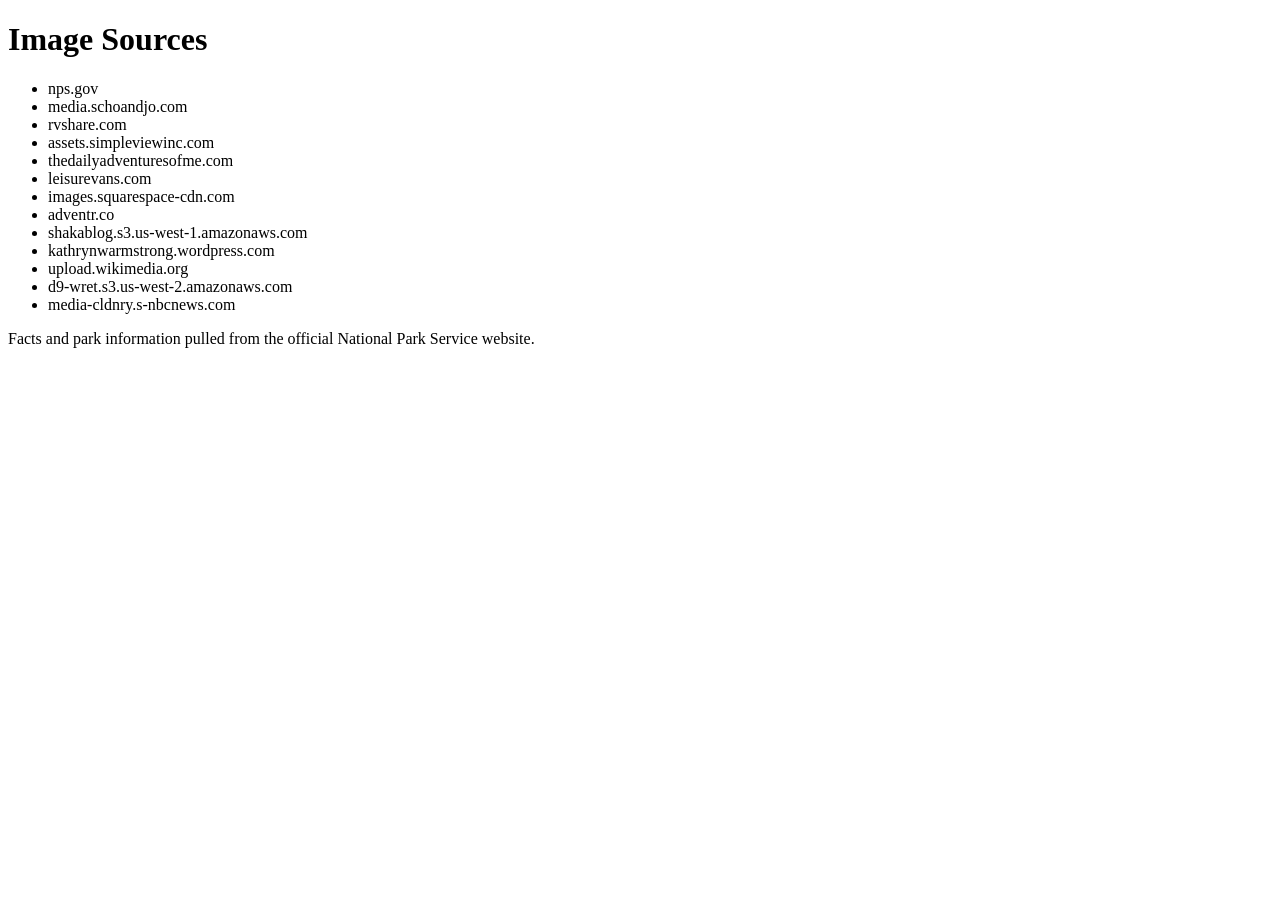
<file: final/attributions.html>
<!DOCTYPE html>
<html lang="en">
<head>
    <meta charset="UTF-8">
    <meta name="viewport" content="width=device-width, initial-scale=1.0">
    <title>Attributions - Carlsbad Caverns</title>
</head>
<body>
    <h1>Image Sources</h1>
    
    <ul>
        <li>nps.gov</li>
        <li>media.schoandjo.com</li>
        <li>rvshare.com</li>
        <li>assets.simpleviewinc.com</li>
        <li>thedailyadventuresofme.com</li>
        <li>leisurevans.com</li>
        <li>images.squarespace-cdn.com</li>
        <li>adventr.co</li>
        <li>shakablog.s3.us-west-1.amazonaws.com</li>
        <li>kathrynwarmstrong.wordpress.com</li>
        <li>upload.wikimedia.org</li>
        <li>d9-wret.s3.us-west-2.amazonaws.com</li>
        <li>media-cldnry.s-nbcnews.com</li>
    </ul>

    <p>Facts and park information pulled from the official National Park Service website.</p>
</body>
</html>
</file>
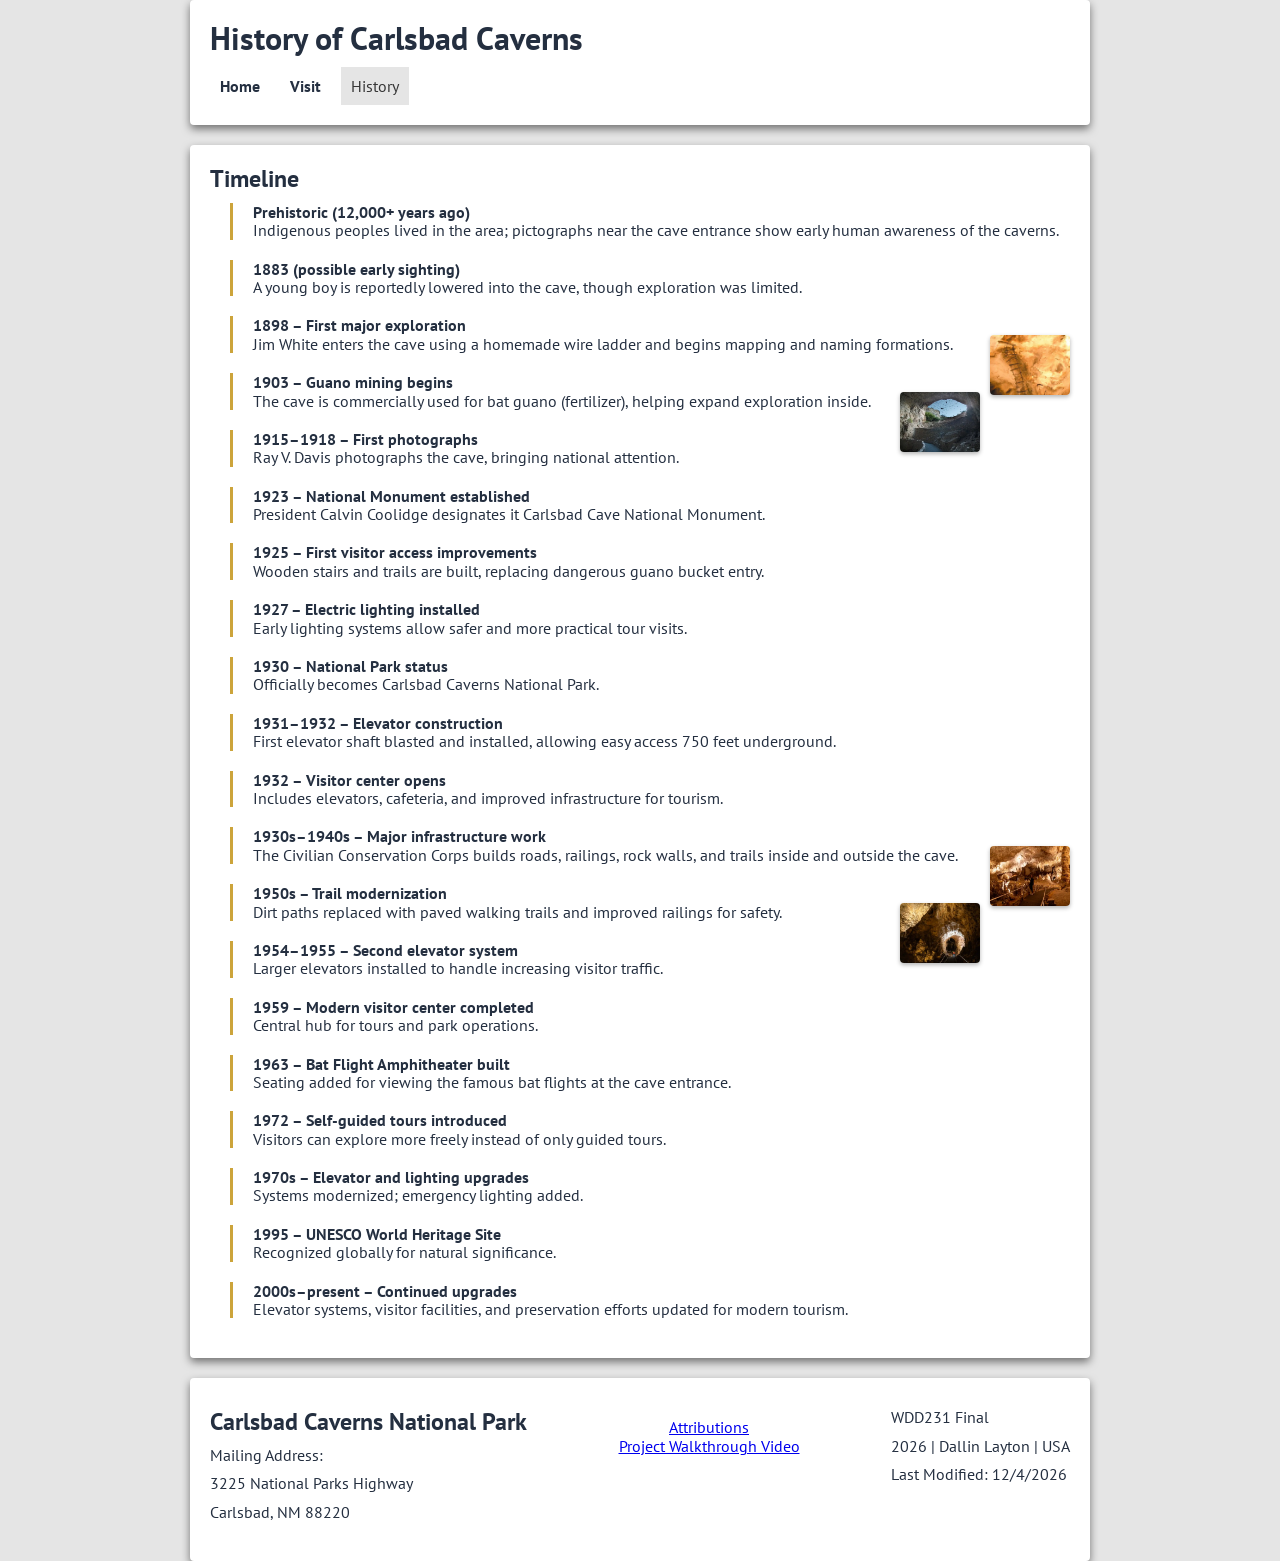
<file: final/history.html>
<!DOCTYPE html>
<html lang="en">
<head>
    <meta charset="UTF-8">
    <meta name="viewport" content="width=device-width, initial-scale=1.0">
    <title>History of Carlsbad Caverns Discovery</title>
    <meta name="description" content="A timeline of the discovery and developement of Carlsbad Caverns National Park.">
    <meta name="author" content="Dallin Layton">

    <link rel="stylesheet" href="../styles/normalize.css">
    <link rel="stylesheet" href="styles/base.css">
    <link rel="stylesheet" href="styles/small.css">
    <link rel="stylesheet" href="styles/large.css">

    <!-- google fonts -->
    <link rel="preconnect" href="https://fonts.googleapis.com">
    <link rel="preconnect" href="https://fonts.gstatic.com" crossorigin>
    <link href="https://fonts.googleapis.com/css2?family=PT+Sans:ital,wght@0,400;0,700;1,400;1,700&display=swap" rel="stylesheet">

    <!-- facebook meta -->
    <meta property="og:title" content="History of Carlsbad Caverns Discovery">
    <meta property="og:description" content="EExperience the immense scale of Carlsbad Caverns National Park. Discover the unforgettable experience of visiting these underground wonders in New Mexico.">
    <meta property="og:image" content="https://hyrumdrums.github.io/wdd231/final/images/big-room-1.webp">
    <meta property="og:url" content="https://hyrumdrums.github.io/wdd231/final/history.html">

    <!-- scripts -->
    <script src="scripts/getdates.js" defer></script>
    <script src="scripts/navigation.js" defer></script>
    <script src="scripts/timeline.mjs" type="module"></script>

    <link rel="icon" href="favicon.ico">
</head>
<body>
    <header>
        <div>
            <h1>History of Carlsbad Caverns</h1>
            <button id="ham-btn" class="hamburger" aria-label="Toggle Navigation"></button>
            <nav id="nav-bar" class="navigation">
                <ul>
                    <li><a href="index.html">Home</a></li>
                    <li><a href="visit.html">Visit</a></li>
                    <li class="current">History</li>
                </ul>
            </nav>
        </div>
    </header>
    <main>
        <section class="timeline">
            <h2>Timeline</h2>
            <ul>
                <li><strong>Prehistoric (12,000+ years ago)</strong><br>
                Indigenous peoples lived in the area; pictographs near the cave entrance show early human awareness of the caverns.</li>
                
                <li><strong>1883 (possible early sighting)</strong><br>
                A young boy is reportedly lowered into the cave, though exploration was limited.</li>
                
                <li data-image="images/cave/old-ladder.webp"><strong>1898 – First major exploration</strong><br>
                Jim White enters the cave using a homemade wire ladder and begins mapping and naming formations.
                <img src="images/cave/old-ladder.webp" alt="Original ladder" class="timeline-thumb"></li>
                
                <li data-image="images/cave/bats-1.webp"><strong>1903 – Guano mining begins</strong><br>
                The cave is commercially used for bat guano (fertilizer), helping expand exploration inside.
                <img src="images/cave/bats-1.webp" alt="Bat emergence" class="timeline-thumb"></li>
                
                <li><strong>1915–1918 – First photographs</strong><br>
                Ray V. Davis photographs the cave, bringing national attention.</li>
                
                <li><strong>1923 – National Monument established</strong><br>
                President Calvin Coolidge designates it Carlsbad Cave National Monument.</li>
                
                <li><strong>1925 – First visitor access improvements</strong><br>
                Wooden stairs and trails are built, replacing dangerous guano bucket entry.</li>
                
                <li><strong>1927 – Electric lighting installed</strong><br>
                Early lighting systems allow safer and more practical tour visits.</li>
                
                <li><strong>1930 – National Park status</strong><br>
                Officially becomes Carlsbad Caverns National Park.</li>
                
                <li><strong>1931–1932 – Elevator construction</strong><br>
                First elevator shaft blasted and installed, allowing easy access 750 feet underground.</li>
                
                <li><strong>1932 – Visitor center opens</strong><br>
                Includes elevators, cafeteria, and improved infrastructure for tourism.</li>
                
                <li data-image="images/cave/railing-1.webp"><strong>1930s–1940s – Major infrastructure work</strong><br>
                The Civilian Conservation Corps builds roads, railings, rock walls, and trails inside and outside the cave.
                <img src="images/cave/railing-1.webp" alt="Cave railings" class="timeline-thumb"></li>
                
                <li data-image="images/cave/tunnel-1.webp"><strong>1950s – Trail modernization</strong><br>
                Dirt paths replaced with paved walking trails and improved railings for safety.
                <img src="images/cave/tunnel-1.webp" alt="Cave tunnel" class="timeline-thumb"></li>
                
                <li><strong>1954–1955 – Second elevator system</strong><br>
                Larger elevators installed to handle increasing visitor traffic.</li>
                
                <li><strong>1959 – Modern visitor center completed</strong><br>
                Central hub for tours and park operations.</li>
                
                <li><strong>1963 – Bat Flight Amphitheater built</strong><br>
                Seating added for viewing the famous bat flights at the cave entrance.</li>
                
                <li><strong>1972 – Self-guided tours introduced</strong><br>
                Visitors can explore more freely instead of only guided tours.</li>
                
                <li><strong>1970s – Elevator and lighting upgrades</strong><br>
                Systems modernized; emergency lighting added.</li>
                
                <li><strong>1995 – UNESCO World Heritage Site</strong><br>
                Recognized globally for natural significance.</li>
                
                <li><strong>2000s–present – Continued upgrades</strong><br>
                Elevator systems, visitor facilities, and preservation efforts updated for modern tourism.</li>
            </ul>
        </section>
    </main>
    
    <dialog id="image-modal" class="timeline-modal">
        <button class="close-modal">×</button>
    </dialog>
    
    <footer>
        <div class="three-column">
            <div class="contact-info">
                <h2>Carlsbad Caverns National Park</h2>
                <p>Mailing Address:</p>
                <p>3225 National Parks Highway</p>
                <p>Carlsbad, NM 88220</p>
            </div>
            <div class="center-links">
                <a href="attributions.html">Attributions</a>
                <a href="https://www.loom.com/share/d11cad2d65124373924cf22be6175a9a">Project Walkthrough Video</a>
            </div>
            <div class="class-project">
                <p>WDD231 Final</p>
                <p><span id="currentYear"></span> | Dallin Layton | USA</p>
                <p id="lastModified"></p>
            </div>
        </div>
    </footer>
</body>
</html>
</file>
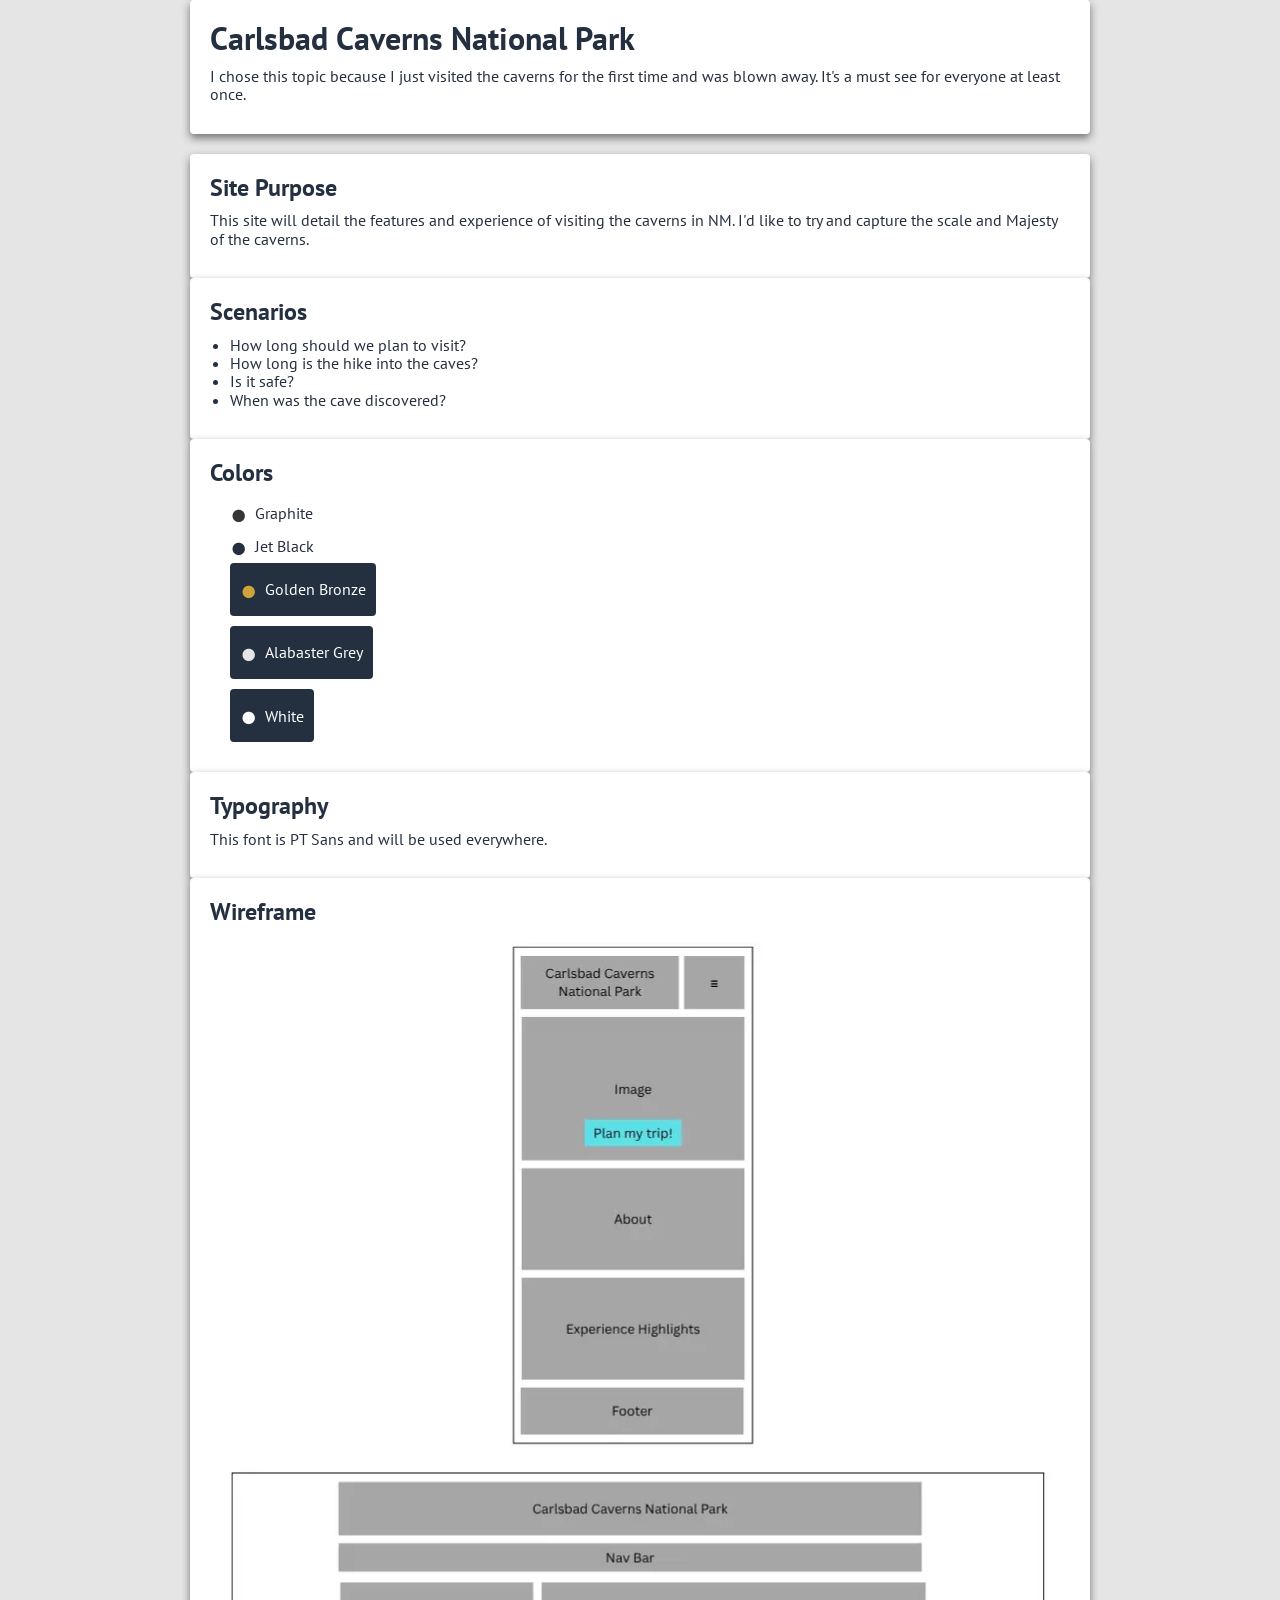
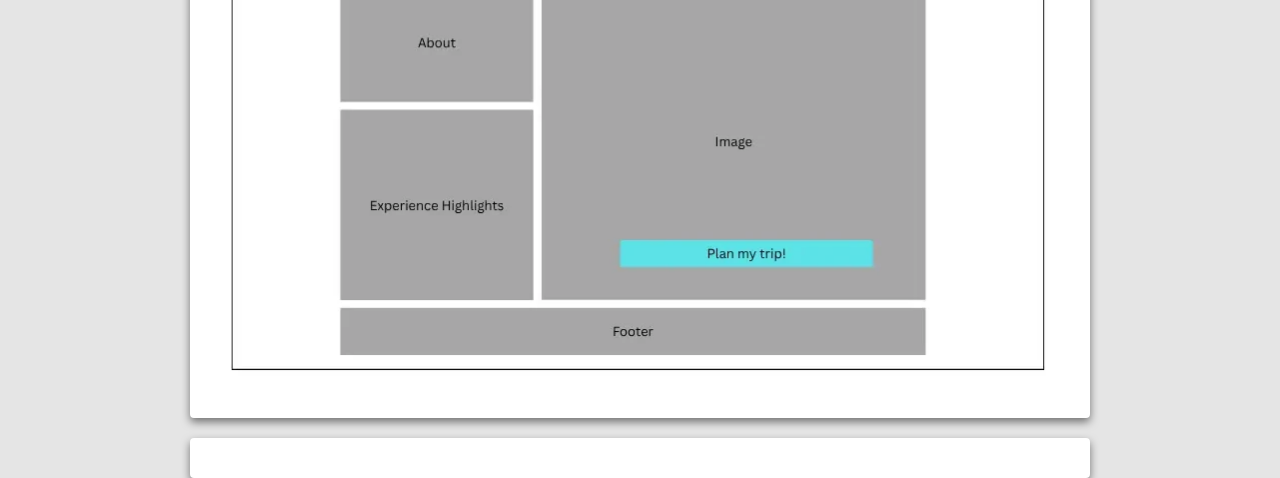
<file: final/site-plan.html>
<!DOCTYPE html>
<html lang="en">
<head>
    <meta charset="UTF-8">
    <meta name="viewport" content="width=device-width, initial-scale=1.0">
    <title>Carlsbad Caverns National Park - Deep Exploration</title>
    <meta name="description" content="Experience the immense scale of Carlsbad Caverns National Park. Discover the unforgettable experience of visiting these underground wonders in New Mexico.">
    <meta name="author" content="Dallin Layton">

    <link rel="stylesheet" href="../styles/normalize.css">
    <link rel="stylesheet" href="styles/base.css">
    <link rel="stylesheet" href="styles/small.css">
    <link rel="stylesheet" href="styles/large.css">
    <link rel="stylesheet" href="styles/siteplan.css">


    <!-- google fonts -->
    <link rel="preconnect" href="https://fonts.googleapis.com">
    <link rel="preconnect" href="https://fonts.gstatic.com" crossorigin>
    <link href="https://fonts.googleapis.com/css2?family=PT+Sans:ital,wght@0,400;0,700;1,400;1,700&display=swap" rel="stylesheet">

    <!-- facebook meta -->

    <!-- scripts -->

    <link rel="icon" href="favicon.ico">
</head>
<body>
    <header>
        <div>
            <h1>Carlsbad Caverns National Park</h1>
            <p>I chose this topic because I just visited the caverns for the first time and was blown away. It's a must see for everyone at least once.</p>
        </div>
    </header>
    <main>
        <section>
            <h2>Site Purpose</h2>
            <p>This site will detail the features and experience of visiting the caverns in NM. I'd like to try and capture the scale and Majesty of the caverns.</p>
        </section>
        
        <section>
            <h2>Scenarios</h2>
            <ul>
                <li>How long should we plan to visit?</li>
                <li>How long is the hike into the caves?</li>
                <li>Is it safe?</li>
                <li>When was the cave discovered?</li>
            </ul>
        </section>
        
        <section class="colors">
            <h2>Colors</h2>
            <ul>
                <li><span style="color: #363636;">●</span> <span style="color: inherit;">Graphite</span></li>
                <li><span style="color: #242f40;">●</span> <span style="color: inherit;">Jet Black</span></li>
                <li><span style="color: #cca43b;">●</span> <span style="color: inherit;">Golden Bronze</span></li>
                <li><span style="color: #e5e5e5;">●</span> <span style="color: inherit;">Alabaster Grey</span></li>
                <li><span style="color: #ffffff;">●</span> <span style="color: inherit;">White</span></li>
            </ul>
        </section>
        
        <section>
            <h2>Typography</h2>
            <p>This font is PT Sans and will be used everywhere.</p>
        </section>
        <!-- https://www.canva.com/design/DAHGGb2VJU8/-6FbpydiVrB4PjcZTkEPvg/edit?ui=eyJFIjp7IkE_IjoiQSIsIkEiOiIifX0&referrer=whiteboards-landing-page -->
        <section>
            <h2>Wireframe</h2>
            <img src="images/caverns-wireframe.webp" alt="home page wireframe">
        </section>
    </main>
    <footer>
        <!-- footer content -->
    </footer>
</body>
</html>
</file>
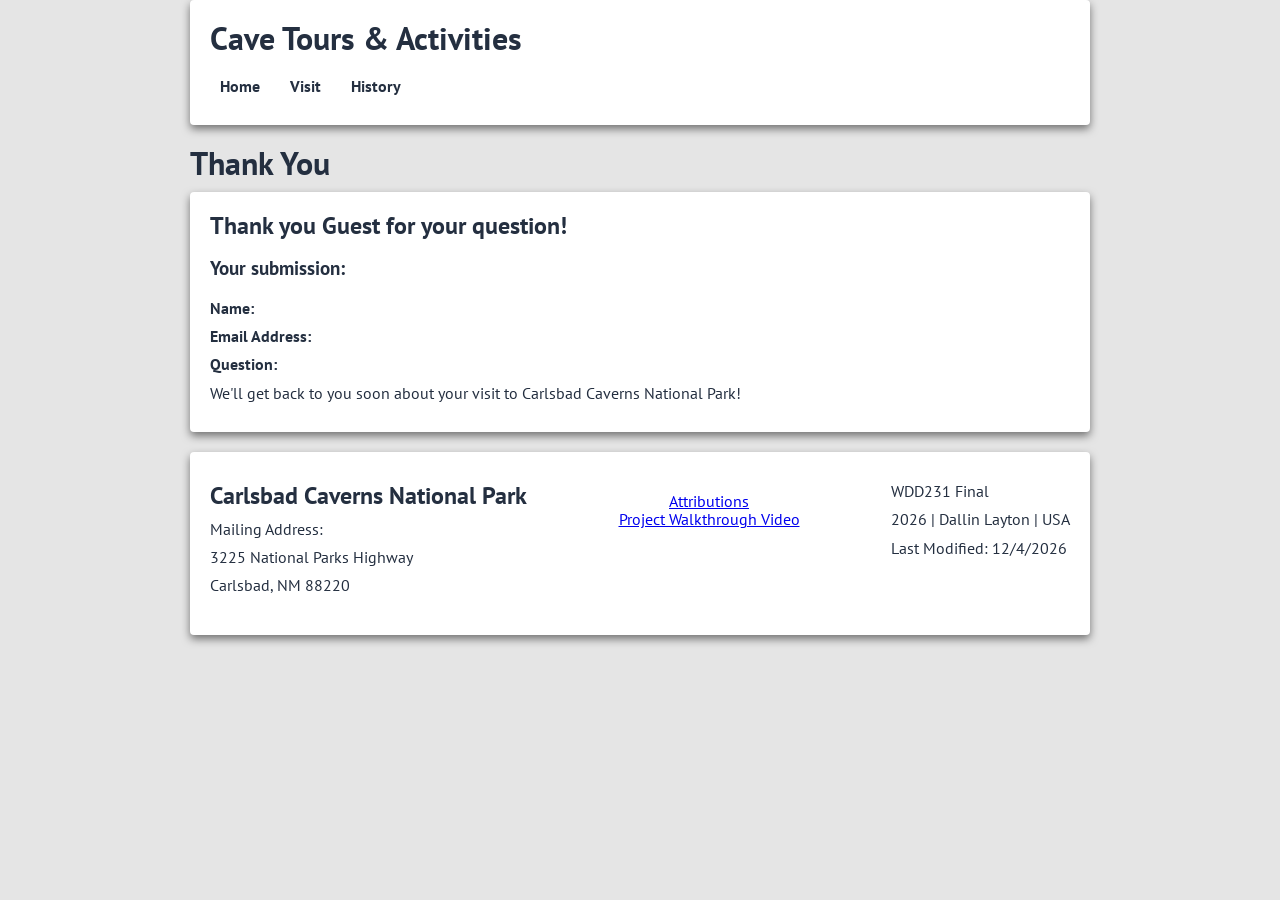
<file: final/visit-action.html>
<!DOCTYPE html>
<html lang="en">
<head>
    <meta charset="UTF-8">
    <meta name="viewport" content="width=device-width, initial-scale=1.0">
    <title>Cave Tours & Activities - Carlsbad Caverns</title>
    <meta name="description" content="Plan your trip to Carlsbad Caverns National Park. Find out how to get there, where to stay, and what to expect when you visit.">
    <meta name="author" content="Dallin Layton">

    <link rel="stylesheet" href="../styles/normalize.css">
    <link rel="stylesheet" href="styles/base.css">
    <link rel="stylesheet" href="styles/small.css">
    <link rel="stylesheet" href="styles/large.css">

    <!-- google fonts -->
    <link rel="preconnect" href="https://fonts.googleapis.com">
    <link rel="preconnect" href="https://fonts.gstatic.com" crossorigin>
    <link href="https://fonts.googleapis.com/css2?family=PT+Sans:ital,wght@0,400;0,700;1,400;1,700&display=swap" rel="stylesheet">

    <!-- facebook meta -->
    <meta property="og:title" content="Cave Tours & Activities - Carlsbad Caverns">
    <meta property="og:description" content="Experience the immense scale of Carlsbad Caverns National Park. Discover the unforgettable experience of visiting these underground wonders in New Mexico.">
    <meta property="og:image" content="https://hyrumdrums.github.io/wdd231/final/images/big-room-1.webp">
    <meta property="og:url" content="https://hyrumdrums.github.io/wdd231/final/visit-action.html">

    <!-- scripts -->
    <script src="scripts/getdates.js" defer></script>
    <script src="scripts/navigation.js" defer></script>
    <script src="scripts/visit-action.js" defer></script>

    <link rel="icon" href="favicon.ico">
</head>
<body>
    <header>
        <div>
            <h1>Cave Tours & Activities</h1>
            <nav id="nav-bar" class="navigation">
                <ul>
                    <li><a href="index.html">Home</a></li>
                    <li><a href="visit.html">Visit</a></li>
                    <li><a href="history.html">History</a></li>
                </ul>
            </nav>
        </div>
    </header>
    <main>
        <h1>Thank You</h1>
        <section>
            <h2 id="thank-you-message">Thank you for your question!</h2>
            <div>
                <h3>Your submission:</h3>
                <div id="submission-data"></div>
            </div>
            <p>We'll get back to you soon about your visit to Carlsbad Caverns National Park!</p>
        </section>
    </main>
    <footer>
        <div class="three-column">
            <div class="contact-info">
                <h2>Carlsbad Caverns National Park</h2>
                <p>Mailing Address:</p>
                <p>3225 National Parks Highway</p>
                <p>Carlsbad, NM 88220</p>
            </div>
            <div class="center-links">
                <a href="attributions.html">Attributions</a>
                <a href="https://www.loom.com/share/d11cad2d65124373924cf22be6175a9a">Project Walkthrough Video</a>
            </div>
            <div class="class-project">
                <p>WDD231 Final</p>
                <p><span id="currentYear"></span> | Dallin Layton | USA</p>
                <p id="lastModified"></p>
            </div>
        </div>
    </footer>
</body>
</html>
</file>
<file: styles/small.css>
:root {
    
    /* #d36778, #7f7f7f, #819ebf, #bec9d7, #d8cfc5 */
    
    --primary-color: #ca8c95; /* red */
    --primary-text: #000000; /* black */
    --accent-1: #819ebf; /* blue */
    --accent-2: #bec9d7; /* light blue */
    --accent-3: #d8cfc5; /* light tan */

    --spacing: 20px;
    --padding: 10px;
}

* {
    box-sizing: border-box;
    margin: 0;
    padding: 0;
    
    /* google fonts */
    font-family: "Rubik", sans-serif;
    font-weight: 400;
    font-style: normal;
}

body {
    background-color: var(--accent-3);
    color: var(--primary-text);
}

/* header */

header {
    display: flex;
    align-items: center;
    justify-content: left;
    padding: 5px 10px;
}

header img {
    display: block;
    width: 35px;
    max-width: 50px;
    height: auto;
    padding: 5px 5px 5px 0;
}

header span {
    font-size: 1.2rem;
    color: var(--primary-text);
    width: 100%;
    text-align: left;
}

/* hamburger nav */
.hamburger {
    background: none;
    border: none;
    color: var(--primary-color);
    cursor: pointer;
    width: 44px;
    font-family: Verdana, Geneva, Tahoma, sans-serif
}

.hamburger::before {
    content: "\2630";
    font-size: 2rem;
}

.hamburger.show::before {
    content: "\00d7";
}

/* nav */
.navigation {
    display: none;
}

.navigation.show {
    display: block;
}

.navigation ul {
    display: flex;
    flex-direction: column;
    list-style-type: none;
}

.navigation li {
    padding: 10px;
    background-color: var(--primary-color);
}

.navigation a {
    color: var(--primary-text);
    text-decoration: none;
}

main h1 {
    margin: 8px 0;
}

.two-column {
    display: grid;
    grid-template-columns: 1fr;
    gap: var(--spacing);
    margin-bottom: var(--spacing);
}

section.card, dialog {
    background-color: var(--accent-2);
    /* padding: 20px; */
    border-radius: 8px;
}

section.card h2, dialog h2 {
    margin-bottom: 10px;
    background-color: var(--primary-color);
    padding: 10px 12px;
    text-align: center;
}

dialog h3 {
    margin: 10px 0;
    text-align: center;
}

section.card p, dialog p {
    padding: 0 10px 10px;
    line-height: 1.5;
}

section.card img {
    display: block;
    width: 100%;
    height: auto;
    border-radius: 8px;
    padding: 0% 10px 10px;
}

.note {
    width: 100%;
    text-align: center;
    padding: var(--padding);
}

.social-links {
    display: flex;
    justify-content: center;
    gap: var(--spacing);
    padding: var(--padding) 0;
}

footer {
    text-align: center;
    padding: 10px 0;
    background-color: var(--primary-color);
    color: var(--primary-text);
}

#course_filters {
    display: flex;
    gap: 8px;;
    padding: var(--padding);
    justify-content: center;
}

#course_filters button {
    background-color: var(--primary-color);
    color: var(--primary-text);
    border: none;
    padding: 8px 12px;
    cursor: pointer;
    border-radius: 4px;
}

#course_list {
    display: flex;
    flex-direction: column;
    gap: 8px;
    padding: var(--padding);
}

#course_list div {
    background-color: var(--primary-text);
    color: var(--accent-3);
    padding: 10px;
    border-radius: 4px;
    text-align: center;
    cursor: pointer;
}

#course_list div.not-completed {
    background-color: var(--accent-1);
    color: var(--primary-text);
}

/* dialog */
::backdrop {
    background-color: rgb(0, 0, 0, 0.5);
}

dialog {
    border: none;
    padding: 0;
    width: 90%;
    max-width: 400px;
    margin: auto;
}

dialog button {
    position: absolute;
    top: 5px;
    right: 5px;
    border: none;
    font-size: 2rem;
    background: none;
    color: #000000;
    cursor: pointer;
}
</file>
<file: styles/larger.css>
@media only screen and (min-width: 320px) {

    header, main, nav, footer {
        max-width: 900px;
        margin: 0 auto;
    }

    .hamburger {
        display: none;
    }

    .navigation {
        display: block;
        background-color: var(--primary-color);
    }
    
    .navigation ul {
        /* no bullets */
        list-style: none;
        flex-direction: row;
    }
    
    .navigation li {
        padding: 10px;
    }

    .navigation li:hover {
        background-color: var(--accent-1);
    }

    .two-column {
        grid-template-columns: 2fr 1fr;
    }

    #course_list {
        display: grid;
        grid-template-columns: repeat(3, 1fr);
        gap: var(--spacing);
    }
}
</file>
<file: chamber/styles/small.css>
:root {
    --primary-color: #d6aa99; /* lighter dusty taupe */
    --primary-text: #000000; /* black */
    --accent-1: #98cfcd; /* deep teal */
    --accent-2: #3c887e; /* dark cyan */
    --accent-3: #e0f2e9; /* honeydew */
    --accent-4: #ceb5a7; /* almond silk */

    --spacing: 20px;
    --padding: 10px;
}

* {
    box-sizing: border-box;
    margin: 0;
    padding: 0;
    
    /* apply Rubik font to all text */
    font-family: "Rubik", sans-serif;
    font-weight: 400;
    font-style: normal;
}

body {
    background-color: var(--accent-3);
    color: var(--primary-text);
    width: 100%;
    overflow-x: hidden;
}

/* header */

header {
    background-color: var(--primary-color);
    padding: var(--padding);
    width: 100%;
    position: relative;
}

header div {
    display: flex;
    align-items: center;
    justify-content: left;
    padding: 5px 10px;
}

header div img {
    display: block;
    width: 35px;
    max-width: 50px;
    height: auto;
    padding: 5px 5px 5px 0;
}

header div span {
    font-size: 1.2rem;
    color: var(--primary-text);
    width: 100%;
    text-align: left;
}

/* hamburger nav */
.hamburger {
    background: none;
    border: none;
    color: var(--primary-text);
    cursor: pointer;
    width: 44px;
    font-family: Verdana, Geneva, Tahoma, sans-serif;
    order: 4;
}

.hamburger::before {
    content: "\2630";
    font-size: 2rem;
}

.hamburger.show::before {
    content: "\00d7";
}

/* nav */
.navigation {
    display: none;
    position: absolute;
    top: 100%;
    left: 0;
    width: 100%;
    background-color: var(--primary-color);
    z-index: 1000;
}

.navigation.show {
    display: block;
}

.navigation ul {
    display: flex;
    flex-direction: column;
    list-style-type: none;
}

.navigation li {
    padding: 10px;
    background-color: var(--primary-color);
}

.navigation li.current {
    background-color: var(--accent-1);
    cursor: default;
}

.navigation a {
    color: var(--primary-text);
    text-decoration: none;
}

a {
    color: #142423; /* darker link color */
    text-decoration: none;
}

#dark-toggle {
    background: none;
    border: none;
    font-size: 3rem;
    text-align: center;
    width: 44px;
    /* offset a little to better center with nav bar */
    padding-bottom: 4px;
    cursor: pointer;
    order: 3;
}

footer {
    background-color: var(--primary-color);
}

footer div {
    text-align: center;
    padding: 10px 0;
    color: var(--primary-text);
}

.three-column {
    display: flex;
    flex-direction: column;
    justify-content: space-between;
}

/* social links */
.social {
    display: flex;
    gap: 15px;
    justify-content: center;
    align-items: center;
}

.social-btn {
    display: flex;
    align-items: center;
    justify-content: center;
    width: 45px;
    height: 45px;
    border-radius: 50%;
    background-color: var(--accent-1);
    transition: background-color 0.3s ease;
}

.social-btn:hover {
    background-color: var(--accent-2);
}

.social-btn img {
    width: 24px;
    height: 24px;
}

.contact-info, .class-project {
    text-align: left;
    margin: 0;
    padding: 0 10px;
}

main {
    overflow-x: hidden;
}

.view-toggle {
    text-align: center;
    padding-top: var(--padding);
}

.view-toggle a {
    padding: var(--padding)
}

#cards table {
    width: 100%;
    border-collapse: collapse;
    overflow: hidden;
}

#cards table th, #cards table td {
    border: 1px solid var(--accent-4);
    padding: 2px;
}

#cards table th {
    background-color: var(--primary-color);
}

#cards table tbody tr:nth-child(even) td {
    background-color: var(--accent-4);
}

#cards {
    padding: var(--padding) 0;
    display: grid;
    grid-template-columns: 1fr;
    gap: var(--spacing);
    width: 100%;
    max-width: 100%;
}

#cards section {
    border: 1px solid var(--accent-4);
    text-align: center;
    background-color: var(--accent-4);
    padding: var(--padding);
    width: 100%;
    overflow: hidden;
    box-shadow: 0 4px 8px rgba(0, 0, 0, 0.5);
    position: relative;
}

.star-badge {
    position: absolute;
    top: 10px;
    right: 10px;
    width: 40px !important;
    height: 40px !important;
    z-index: 10;
}

#cards section img {
    height: 65px;
    width: auto;
    max-width: 100%;
}

#cards section p, #cards section h2 {
    font-size: 0.7rem;
}

.hero-container {
    position: relative;
    width: calc(100% + 2 * var(--padding));
    margin-left: calc(-1 * var(--padding));
    margin-right: calc(-1 * var(--padding));
}

img.hero {
    width: 100%;
    height: auto;
    display: block;
}

a.cta-button {
    position: absolute;
    left: 50%;
    top: 50%;
    transform: translate(-50%, -50%);
    background-color: var(--primary-color);
    padding: var(--padding);
    border: 1px solid var(--accent-4);
    box-shadow: 0 2px 6px rgba(0, 0, 0, 0.5);
}

.cta-button {
    background-color: var(--primary-color);
    padding: var(--padding);
    border: 1px solid var(--accent-4);
    box-shadow: 0 2px 6px rgba(0, 0, 0, 0.5);    
}

a.cta-button:hover {
    background-color: var(--accent-1);
}

.weather-row {
    display: grid;
    grid-template-columns: 1fr;
    gap: var(--spacing);
    margin: var(--spacing) var(--padding);
}

.basic-card {
    background-color: var(--accent-4);
    box-shadow: 0 2px 6px rgba(0, 0, 0, 0.15);
}

.basic-card h2 {
    font-size: 1.2rem;
    background-color: var(--primary-color);
    padding: 2px 4px;
}

.basic-card p {
    font-size: 0.9rem;
    padding: 5px;
}

#member-highlights {
    padding: var(--spacing) var(--padding);
    display: grid;
    grid-template-columns: repeat(auto-fit, minmax(min(280px, 100%), 1fr));
    gap: var(--spacing);
}

.highlight-name {
    grid-column: 1 / -1;
}

.highlight-content {
    display: grid;
    grid-template-columns: 1fr 3fr;
    gap: 1rem;
    min-width: 0;
    font-size: 0.9rem;
}

.highlight-details {
    min-width: 0;
    overflow-wrap: break-word;
}

.highlight-details p {
    margin-bottom: 0.5rem;
}

.highlight-card {
    position: relative;
    background-color: var(--accent-4);
    padding: var(--padding);
    min-width: 280px;
    box-shadow: 0 2px 6px rgba(0, 0, 0, 0.15);
}

.highlight-card h2 {
    text-align: center;
    padding: var(--padding);
    font-size: 1.2rem;
}

.highlight-content img {
    height: 55px;
    width: 55px;
    padding: var(--padding);
    object-fit: contain;
    justify-self: center;
    align-self: center;
}

.highlight-star {
    position: absolute;
    bottom: 10px;
    right: 10px;
}


#weather-icon {
    width: 50px;
    height: 50px;
}

#weather-figure {
    text-align: center;
}

#weather-figure figcaption {
    padding: var(--padding);
}

.basic-card.non-p {
    background-color: var(--accent-3);
}

.basic-card.bronze {
    background-color: #cd7f32;
}

.basic-card.silver {
    background-color: #c0c0c0;
}

.basic-card.gold {
    background-color: #ffd700;
}

.solo-card {
    margin: var(--spacing);
}

.solo-card h3 {
    padding: var(--padding);
}

.membership-cards a section {
    padding: var(--padding);
    border: 2px solid transparent;
    animation: pulse-border 1s ease-in-out infinite alternate;
}

.membership-cards a section:hover {
    animation: none;
    border: 2px solid var(--primary-color);
}

@keyframes pulse-border {
    from { border-color: transparent; }
    to { border-color: var(--primary-color); }
}

::backdrop {
    background-color: rgb(0, 0, 0, 0.5);
}

dialog {
    border: none;
    padding: 0;
    width: 90%;
    max-width: 400px;
    margin: auto;
    background-color: var(--accent-4);
    box-shadow: 0 2px 6px rgba(0, 0, 0, 0.15);
    border-radius: 8px;
}

dialog button {
    position: absolute;
    top: 5px;
    right: 5px;
    border: none;
    font-size: 2rem;
    background-color: transparent;
}

dialog h2 {
    font-size: 1.5rem;
    background-color: var(--primary-color);
    padding: var(--padding);
    margin-bottom: 10px;
    text-align: center;
}

dialog h3 {
    margin: 10px 0;
    text-align: center;
}

dialog p {
    font-size: 0.9rem;
    padding: 5px;
    line-height: 1.5;
}

dialog ul {
    padding: var(--padding);
}

dialog ul li {
    margin-bottom: 5px;
}

h1 {
    padding-left: var(--padding);
}

.form-container {
    padding: var(--spacing) var(--padding);
}

form label {
    display: block;
    font-size: .8rem;
    padding-top: .2rem;
}

form h3 {
    font-size: .9rem;
    margin: 1.5rem 0 .2rem 0;
    border-bottom: 1px solid #eee;
}

form input[type=text],
form input[type=tel],
form input[type=email],
form select,
form textarea {
    display: block;
    margin: .1rem 0 1rem 0;
    padding: .3rem;
    border: 1px solid #999;
    border-radius: 4px;
    border-left-width: 5px;
    /* border-left-color: #555; */
    font-size: 1rem;
    width: 250px;
}

form input:focus {
    border-left-color: black;
    outline: none;
}

form input:required:valid {
    border-left-color: green;
}

form input[type=submit] {
    border: none;
    text-align: center;
    border-radius: 1rem;
    padding: .75rem 1.5rem;
    margin: 2rem 0;
    font-size: 1.2rem;
    appearance: none;
    background-color: var(--primary-color);
}

form textarea {
    width: 250px;
    height: 100px;
    resize: vertical;
}

form fieldset {
    border: none;
    padding: 0;
    margin: 1.5rem 0 1.2rem 0;
}

form fieldset legend {
    font-size: .9rem;
    margin-bottom: .2rem;
    border-bottom: 1px solid #eee;
    width: 100%;
    padding-bottom: .2rem;
}

form fieldset label {
    padding-top: .5rem;
}
</file>
<file: chamber/styles/larger.css>
@media only screen and (min-width: 560px) {

    header div, main, nav, footer div {
        max-width: 900px;
        margin: 0 auto;
    }

    .hamburger {
        display: none;
    }

    #dark-toggle {
        order: 4;
    }

    #ham-btn {
        order: 3;
    }

    .navigation {
        display: block !important;
        position: static !important;
        width: auto !important;
        background-color: var(--primary-color);
    }
    
    .navigation ul {
        /* no bullets */
        list-style: none;
        flex-direction: row;
        display: flex !important;
    }
    
    .navigation li {
        padding: 10px;
    }

    .navigation li:hover {
        background-color: var(--accent-1);
    }

    .navigation li.current {
        background-color: var(--accent-1);
        cursor: default;
    }

    .three-column {
        flex-direction: row;
    }

    .contact-info, .class-project {
        padding: 0;
    }

    footer div {
        padding: 10px 0;
    }

    #cards {
        grid-template-columns: repeat(auto-fit, minmax(250px, 1fr));
    }

    img.hero {
        overflow: hidden;
        max-height: 40vh; /* or whatever height works best */
        object-fit: cover;
        object-position: top;
    }

    .weather-row {
        grid-template-columns: 2fr 1fr 1fr;
    }

    #member-highlights {
        grid-template-columns: repeat(auto-fit, minmax(300px, 1fr));
    }

    .form-container {
        display: grid;
        grid-template-columns: 1fr 1fr;
        gap: var(--spacing);
        align-items: center;
    }

    .membership-cards {
        display: grid;
        gap: 10px;
        margin: 0 10px;
    }
  
}
</file>
<file: final/styles/base.css>
/* https://coolors.co/363636-242f40-cca43b-e5e5e5-ffffff */

:root {
    --graphite: #363636;
    --jet-black: #242f40;
    --golden-bronze: #cca43b;
    --alabaster-grey: #e5e5e5;
    --white: #ffffff;
    
    --primary-color: var(--alabaster-grey);
    --primary-text: var(--jet-black);
    --secondary-text: var(--white);
    --secondary-color: var(--white);
    --accent-1: var(--graphite);
    --accent-2: var(--golden-bronze);
    
    --primary-padding: 20px;
    --secondary-padding: 10px;
}

body {
    font-family: "PT Sans", sans-serif;
    background-color: var(--primary-color);
    color: var(--primary-text);
    display: flex;
    flex-direction: column;
    gap: var(--primary-padding);
}

section, header > div, footer {
    background-color: var(--secondary-color);
    box-shadow: 0 4px 8px rgba(0, 0, 0, 0.5);
    border-radius: 4px;
}

nav ul a {
    color: var(--primary-text);
    text-decoration: none;
    font-weight: bold;
}

.current {
    color: var(--accent-1);
    background-color: rgba(0, 0, 0, 0.1);
}

.timeline ul {
    list-style: none;
}

.timeline li {
    margin-bottom: 20px;
    padding-left: 20px;
    border-left: 3px solid var(--accent-2);
}

.timeline {
    margin-bottom: 0;
}

.timeline-thumb {
    width: 80px;
    height: 60px;
    object-fit: cover;
    float: right;
    margin-left: 10px;
    cursor: pointer;
    border-radius: 4px;
    box-shadow: 0 2px 4px rgba(0, 0, 0, 0.3);
}

.timeline-modal {
    border: none;
    border-radius: 4px;
    padding: 0;
}

.timeline-modal img {
    max-width: 90vw;
    max-height: 90vh;
    border-radius: 4px;
}

.close-modal {
    position: fixed;
    top: 20px;
    right: 20px;
    background: rgba(0, 0, 0, 0.7);
    border: none;
    color: white;
    font-size: 2rem;
    font-weight: bold;
    cursor: pointer;
    width: 40px;
    height: 40px;
}
</file>
<file: final/styles/small.css>
header {
    padding: 0;
    margin: 0;
}

header > div {
    padding: var(--primary-padding);
    display: flex;
    justify-content: space-between;
    align-items: flex-start;
    position: relative;
}

/* A little top and bottom padding */
section {
    padding: var(--primary-padding);
    margin: 0;
}

main {
    margin: 0;
}

h1 {
    margin: 0 0 var(--secondary-padding) 0;
    font-size: 1.5rem;
    flex: 1;
}

h2 {
    margin-top: 0;
    margin-bottom: var(--secondary-padding);
}

/* fix mobile spacing */
@media only screen and (max-width: 559px) {
    .gallery {
        margin-bottom: var(--primary-padding);
    }
    
    .main-image figure {
        padding: 0 var(--primary-padding);
    }
    
    .gallery figure {
        margin: 0;
    }
}

section:first-of-type h2 {
    margin-top: 0;
}

p {
    margin: 0 0 var(--secondary-padding) 0;
}

ul {
    margin: 0 0 var(--secondary-padding) 0;
    padding-left: var(--primary-padding);
}

footer {
    padding: var(--primary-padding);
    margin: 0;
}

/* Footer */
.three-column {
    display: flex;
    flex-direction: column;
    justify-content: space-between;
}

.center-links {
    text-align: center;
    display: flex;
    flex-direction: column;
}

.main-image figure {
    margin: 0 0 var(--primary-padding) 0;
}

.main-image img {
    width: 100%;
    height: auto;
    max-width: 100%;
}

.gallery {
    display: grid;
    grid-template-columns: repeat(auto-fit, minmax(250px, 1fr));
    gap: var(--primary-padding);
    margin-bottom: 0;
}

.gallery img {
    width: 100%;
    height: auto;
    cursor: pointer;
}

.skeleton-img {
    width: 100%;
    height: 300px;
    background: linear-gradient(90deg, var(--primary-color) 25%, var(--alabaster-grey) 50%, var(--primary-color) 75%);
    background-size: 200% 100%;
    animation: loading 1.5s infinite;
}

.skeleton-text {
    color: var(--primary-text);
    font-style: italic;
}

@keyframes loading {
    0% { background-position: 200% 0; }
    100% { background-position: -200% 0; }
}

.gallery figure {
    position: relative;
}

.gallery figure.liked .heart::before {
    content: "\2665";
    color: red;
    position: absolute;
    top: 1px;
    right: 10px;
    font-size: 3rem;
}

.hamburger {
    background: none;
    border: none;
    color: var(--primary-text);
    cursor: pointer;
    width: 44px;
    font-family: Verdana, Geneva, Tahoma, sans-serif;
    flex-shrink: 0;
}

.hamburger::before {
    content: "\2630";
    font-size: 2rem;
}

.hamburger.show::before {
    content: "\00d7";
}

.navigation {
    display: none;
    position: absolute;
    top: 100%;
    left: 0;
    width: 100%;
    background-color: var(--secondary-color);
}

.navigation.show {
    display: block;
}

.navigation ul {
    list-style: none;
    padding: 0;
    margin: 0;
    border-bottom: 3px solid var(--primary-color);
    box-shadow: 0 8px 6px -6px rgba(0, 0, 0, 0.5);
}

.navigation li {
    padding: 10px 20px;
    border-bottom: 1px solid var(--primary-color);
}

.navigation li:last-child {
    border-bottom: none;
}

.visit-content {
    display: grid;
    grid-template-areas:
        "getting-there"
        "lodging"
        "cave"
        "form";
    gap: var(--primary-padding);
}

.getting-there {
    grid-area: getting-there;
}

.lodging {
    grid-area: lodging;
}

.questions-form {
    grid-area: form;
}

.form-container {
    padding: var(--primary-padding);
}

form label {
    display: block;
    font-size: 1.2rem;
    padding-top: .2rem;
}

form input[type=text],
form input[type=email],
form textarea {
    display: block;
    margin: .1rem 0 1rem 0;
    padding: .3rem;
    border: 1px solid var(--primary-text);
    border-radius: 4px;
    border-left-width: 5px;
    font-size: 1rem;
    width: 250px;
}

form input:focus {
    border-left-color: black;
    outline: none;
}

form input:required:valid {
    border-left-color: green;
}

form input[type=submit] {
    border: none;
    text-align: center;
    border-radius: 1rem;
    padding: .75rem 1.5rem;
    margin: 2rem 0;
    font-size: 1.2rem;
    appearance: none;
    background-color: var(--primary-color);
}

form textarea {
    width: 250px;
    height: 100px;
    resize: vertical;
}
</file>
<file: final/styles/large.css>
@media only screen and (min-width: 560px) {
    
    body {
        max-width: 900px;
        margin: 0 auto;
    }
    
    main {
        margin-bottom: 0;
    }

    header, main, footer {
        margin: 0;
    }
    
    .main-image figure {
        margin: 0;
    }

    header > div, footer {
        padding: var(--primary-padding);
    }

    h1 {
        margin: 0 0 var(--secondary-padding) 0;
        font-size: 2rem;
    }

    header > div {
        display: block;
    }

    h2 {
        /* margin: var(--primary-padding) 0 var(--secondary-padding) 0; */
    }

    .top-content {
        margin: 0 0 var(--primary-padding) 0;
    }

    p {
        margin: 0 0 var(--secondary-padding) 0;
    }

    ul {
        margin: 0 0 var(--secondary-padding) 0;
        padding-left: var(--primary-padding);
    }

    footer {
        padding: var(--primary-padding);
    }
    
    .three-column {
        flex-direction: row;
    }
    
    .contact-info, .class-project {
        padding: 0;
    }
    
    footer div {
        padding: 10px 0;
    }

    .top-content {
        display: flex;
        gap: var(--primary-padding);
        align-items: flex-start;
    }

    .intro {
        flex: 2;
    }

    .main-image {
        flex: 1;
    }

    .main-image figure, .gallery figure {
        margin: 0;
    }

    .gallery {
        grid-template-columns: repeat(auto-fit, minmax(300px, 1fr));
    }

    .hamburger {
        display: none;
    }

    .navigation {
        display: block !important;
        position: static;
        width: auto;
        background: none;
    }
    
    .navigation ul {
        display: flex;
        gap: 10px;
        border-bottom: none;
        box-shadow: none;
    }
    
    .navigation li {
        padding: var(--secondary-padding);
        border: none;
    }

    .navigation li:hover {
        background-color: var(--primary-color);
    }

    .visit-content {
        grid-template-areas:
            "getting-there getting-there"
            "lodging form"
            "cave form";
    }
}
</file>
<file: startHere/styles/small.css>
*{box-sizing: border-box;}
html {
  -webkit-text-size-adjust: 100%; 
  -ms-text-size-adjust: 100%;
}

h1 {
  color: #3D405B;
}

form {
    margin: 1rem 2%;
  
    label {
      display: block;
      font-size: .8rem;
      color: purple;
      padding-top: .2rem;
    }
    h3 {
      font-size: .9rem;
      color: #E07A5F;
      margin: 1.5rem 0 .2rem 0;
      border-bottom: 1px solid #eee;
    }
  
    input[type=text],
    input[type=tel],
    input[type=date],
    input[type=email],
    select {
      display: block;
      margin: .1rem 0 1rem 0 ;
      padding: .3rem;
      border: 1px solid #999;
      border-radius: 4px;
      border-left-width: 5px;
      border-left-color:#555;
      font-size: 1rem;
      color: #3D405B;
      width: 250px;
    }
  
    input:required {border-left-color: #d70000;}
    input:focus {border-left-color: black; outline:none;}
    input:required:valid{border-left-color: green;}
  
    input[type=submit] {
      border: none;
      text-align: center;
      background-color: #3D405B;
      color: white;
      border-radius: 1rem;
      padding: .75rem 1.5rem;
      margin: 2rem 0;
      font-size: 1.2rem;
      -webkit-appearance: none;
      appearance: none;
    }
  }
  input:-webkit-autofill{
    -webkit-text-fill-color: #3D405B;
  }
  
  #results {
    background-color: #F4F1DE;
    padding: 0 1rem;
    border: 1px solid #E07A5F;
    border-radius: 6px;
  }
</file>
<file: startHere/styles/large.css>
@media only screen and (min-width: 38rem) {


} /*end media query*/
</file>
<file: styles/prophets.css>
body {
    background-color: black;
    color: white;
}

h1 {
    text-align: center;
    /* padding: 20px; */
}

#cards {
    display: grid;
    gap: 8px;
    grid-template-columns: repeat(auto-fit, minmax(320px, 1fr));
}

#cards section {
    background-color: darkslategrey;
    border-radius: 8px;
    padding: 8px;
}

#cards section h2 {
    /* padding: 10px 12px; */
    text-align: center;
    /* margin-bottom: 10px; */
}

#cards section p {
    text-align: center;
}

#cards section img {
    /* display: block; */
    width: 100%;
    height: auto;
    border-radius: 8px;
    box-shadow: 0 4px 8px rgba(0, 0, 0, 0.5);
}

footer {
    padding: 20px;
    text-align: center;
}
</file>
<file: chamber/styles/discover.css>
#visit-message {
    display: none;
    position: fixed;
    top: 20px;
    right: 20px;
    background: var(--accent-1);
    border: 1px solid var(--accent-4);
    border-radius: 8px;
    padding: 1rem;
    box-shadow: 0 4px 8px rgba(0, 0, 0, 0.3);
    z-index: 1000;
}

#places img {
    width: 300px;
    height: 200px;
    object-fit: cover;
    border-radius: 1rem;
    box-shadow: 0 4px 8px rgba(0, 0, 0, 0.5);
    max-width: 300px;
    margin: 1rem auto;
    display: block;
}

#places h2 {
    text-align: center;
}

#places address {
    padding: 0.5rem;
}

#places address, #places p {
    text-align: center;
    margin: 0.5rem 0;
}

#places button {
    margin: 0.5rem auto;
    display: block;
}

.skeleton-card {
    background: transparent;
    border: 1px solid rgba(0, 0, 0, 0.1);
    border-radius: 1rem;
    height: 300px;
    margin: 1rem auto;
    max-width: 300px;
}

/* Small screens (320px to 640px) - Default */
#places {
    display: grid;
    grid-template-areas:
        "place1";
    gap: 1rem;
}

#places .basic-card {
    display: grid;
    grid-template-areas:
        "title"
        "image"
        "address"
        "description"
        "button";
}

/* Medium screens (641px to 1024px) */
@media (min-width: 641px) and (max-width: 1024px) {
    #places {
        grid-template-areas:
            "place1";
        margin: 0 1rem;
    }

    #places .basic-card {
        display: grid;
        grid-template-areas:
            "title title"
            "image description"
            "image address"
            "image button";
    }

    #places address {
        margin: 0.2rem;
    }

    #places img {
        margin-left: var(--padding)
    }
}

/* Large screens (1025px and above) */
@media (min-width: 1025px) {
    #places {
        grid-template-areas:
            "place1 place2 place3";
    }

    #places img {
        max-width: 250px;
    }

    #places img:hover {
        transform: scale(1.06);
        transition: transform 0.4s ease;
    }
}
</file>
<file: final/styles/siteplan.css>
section.colors ul {
    list-style: none;
}

section.colors li {
    display: flex;
    align-items: center;
    gap: 0.5rem;
}

section.colors li:nth-last-child(-n+3) {
    background-color: var(--primary-text);
    color: var(--secondary-text);
    padding: var(--secondary-padding);
    border-radius: 4px;
    margin-bottom: var(--secondary-padding);
    max-width: fit-content;
}

section.colors li span:first-child {
    font-size: 1.8rem;
}

section img {
    object-fit: cover;
    width: 100%;
    height: auto;
    object-position: center;
}
</file>
